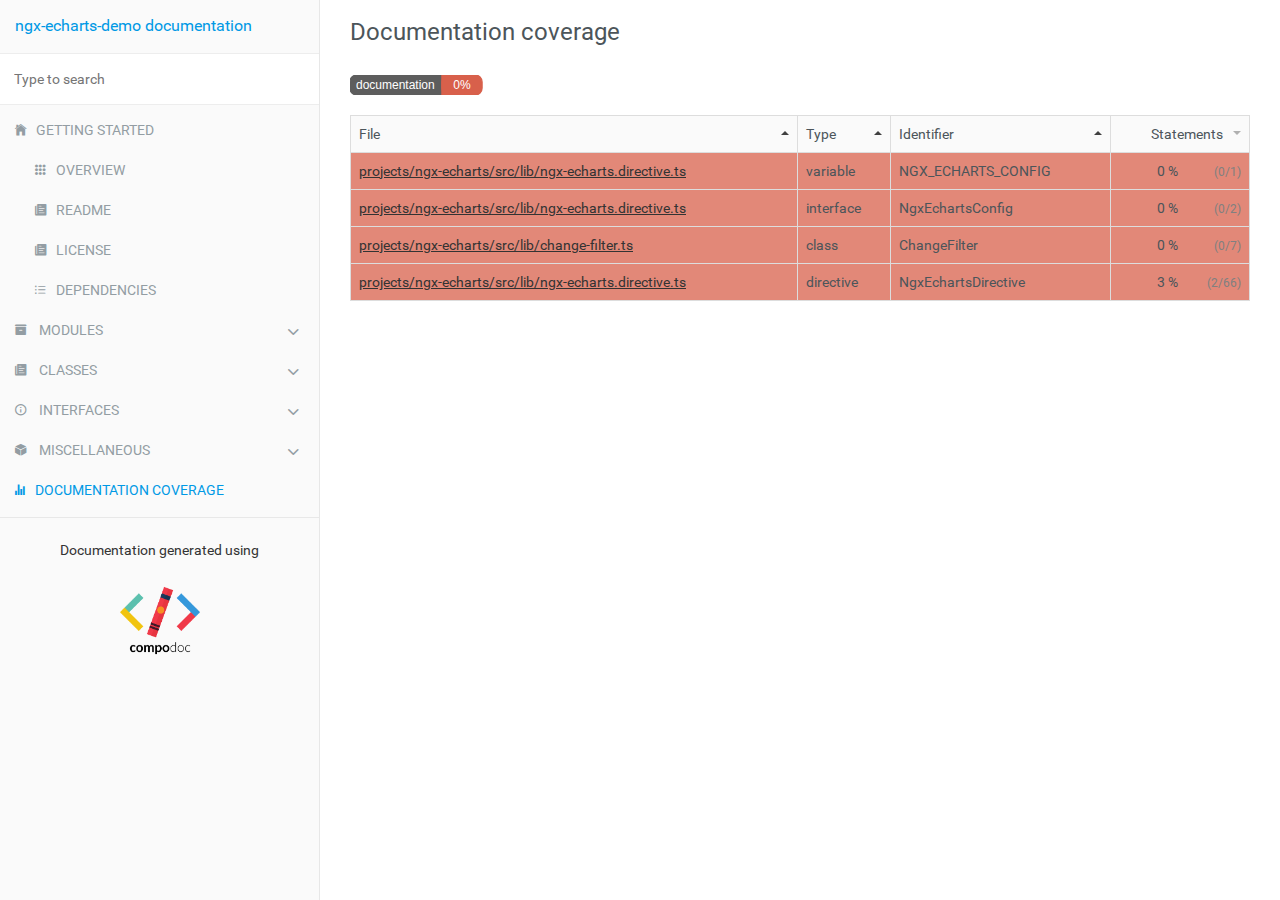
<file: api-doc/coverage.html>
<!doctype html>
<html class="no-js" lang="">
    <head>
        <meta charset="utf-8">
        <meta http-equiv="x-ua-compatible" content="ie=edge">
        <title>ngx-echarts-demo documentation</title>
        <meta name="description" content="">
        <meta name="viewport" content="width=device-width, initial-scale=1">

        <link rel="icon" type="image/x-icon" href="./images/favicon.ico">
	   <link rel="stylesheet" href="./styles/style.css">
        <link rel="stylesheet" href="./styles/dark.css" media="(prefers-color-scheme: dark)">
        <link rel="stylesheet" href="./styles/stripe.css">
    </head>
    <body>

        <div class="navbar navbar-default navbar-fixed-top visible-xs">
            <a href="./" class="navbar-brand">ngx-echarts-demo documentation</a>
            <button type="button" class="btn btn-default btn-menu ion-ios-menu" id="btn-menu"></button>
        </div>

        <div class="xs-menu menu" id="mobile-menu">
                <div id="book-search-input" role="search"><input type="text" placeholder="Type to search"></div>            <compodoc-menu></compodoc-menu>
        </div>

        <div class="container-fluid main">
           <div class="row main">
               <div class="hidden-xs menu">
                   <compodoc-menu mode="normal"></compodoc-menu>
               </div>
               <!-- START CONTENT -->
               <div class="content coverage">
                   <div class="content-data">

















<ol class="breadcrumb">
    <li>Documentation coverage</li>
</ol>

<div>
    <img src="./images/coverage-badge-documentation.svg">
</div>

<table class="table table-bordered coverage" id="coverage-table">
    <thead class="coverage-header">
        <tr>
            <th>File</th>
            <th>Type</th>
            <th>Identifier</th>
            <th style="text-align:right" class="statements" data-sort-default>Statements</th>
        </tr>
    </thead>
    <tbody>
        <tr class="low">
            <td>
                <!-- miscellaneous -->
                <a href="./classes/ChangeFilter.html">projects/ngx-echarts/src/lib/change-filter.ts</a>
            </td>
            <td>class</td>
            <td>ChangeFilter</td>
            <td align="right" data-sort="0">
                <span class="coverage-percent">0 %</span>
                <span class="coverage-count">(0/7)</span>
            </td>
        </tr>
        <tr class="low">
            <td>
                <!-- miscellaneous -->
                <a href="./directives/NgxEchartsDirective.html">projects/ngx-echarts/src/lib/ngx-echarts.directive.ts</a>
            </td>
            <td>directive</td>
            <td>NgxEchartsDirective</td>
            <td align="right" data-sort="3">
                <span class="coverage-percent">3 %</span>
                <span class="coverage-count">(2/66)</span>
            </td>
        </tr>
        <tr class="low">
            <td>
                <!-- miscellaneous -->
                <a href="./interfaces/NgxEchartsConfig.html">projects/ngx-echarts/src/lib/ngx-echarts.directive.ts</a>
            </td>
            <td>interface</td>
            <td>NgxEchartsConfig</td>
            <td align="right" data-sort="0">
                <span class="coverage-percent">0 %</span>
                <span class="coverage-count">(0/2)</span>
            </td>
        </tr>
        <tr class="low">
            <td>
                <!-- miscellaneous -->
                <a href="./miscellaneous/variables.html#NGX_ECHARTS_CONFIG">projects/ngx-echarts/src/lib/ngx-echarts.directive.ts</a>
            </td>
            <td>variable</td>
            <td>NGX_ECHARTS_CONFIG</td>
            <td align="right" data-sort="0">
                <span class="coverage-percent">0 %</span>
                <span class="coverage-count">(0/1)</span>
            </td>
        </tr>
    </tbody>
</table>

<script src="js/libs/tablesort.min.js"></script>
<script src="js/libs/tablesort.number.min.js"></script>
<script>
    new Tablesort(document.getElementById('coverage-table'));
</script>

                   </div><div class="search-results">
    <div class="has-results">
        <h1 class="search-results-title"><span class='search-results-count'></span> results matching "<span class='search-query'></span>"</h1>
        <ul class="search-results-list"></ul>
    </div>
    <div class="no-results">
        <h1 class="search-results-title">No results matching "<span class='search-query'></span>"</h1>
    </div>
</div>
</div>
               <!-- END CONTENT -->
           </div>
       </div>

       <script>
            var COMPODOC_CURRENT_PAGE_DEPTH = 0;
            var COMPODOC_CURRENT_PAGE_CONTEXT = 'coverage';
            var COMPODOC_CURRENT_PAGE_URL = 'coverage.html';
            var MAX_SEARCH_RESULTS = 15;
       </script>

       <script src="./js/libs/custom-elements.min.js"></script>
       <script src="./js/libs/lit-html.js"></script>

       <script src="./js/menu-wc.js" defer></script>
       <script nomodule src="./js/menu-wc_es5.js" defer></script>

       <script src="./js/libs/bootstrap-native.js"></script>

       <script src="./js/libs/es6-shim.min.js"></script>
       <script src="./js/libs/EventDispatcher.js"></script>
       <script src="./js/libs/promise.min.js"></script>
       <script src="./js/libs/zepto.min.js"></script>

       <script src="./js/compodoc.js"></script>

       <script src="./js/tabs.js"></script>
       <script src="./js/menu.js"></script>
       <script src="./js/libs/clipboard.min.js"></script>
       <script src="./js/libs/prism.js"></script>
       <script src="./js/sourceCode.js"></script>
          <script src="./js/search/search.js"></script>
          <script src="./js/search/lunr.min.js"></script>
          <script src="./js/search/search-lunr.js"></script>
          <script src="./js/search/search_index.js"></script>
       <script src="./js/lazy-load-graphs.js"></script>


    </body>
</html>
</file>
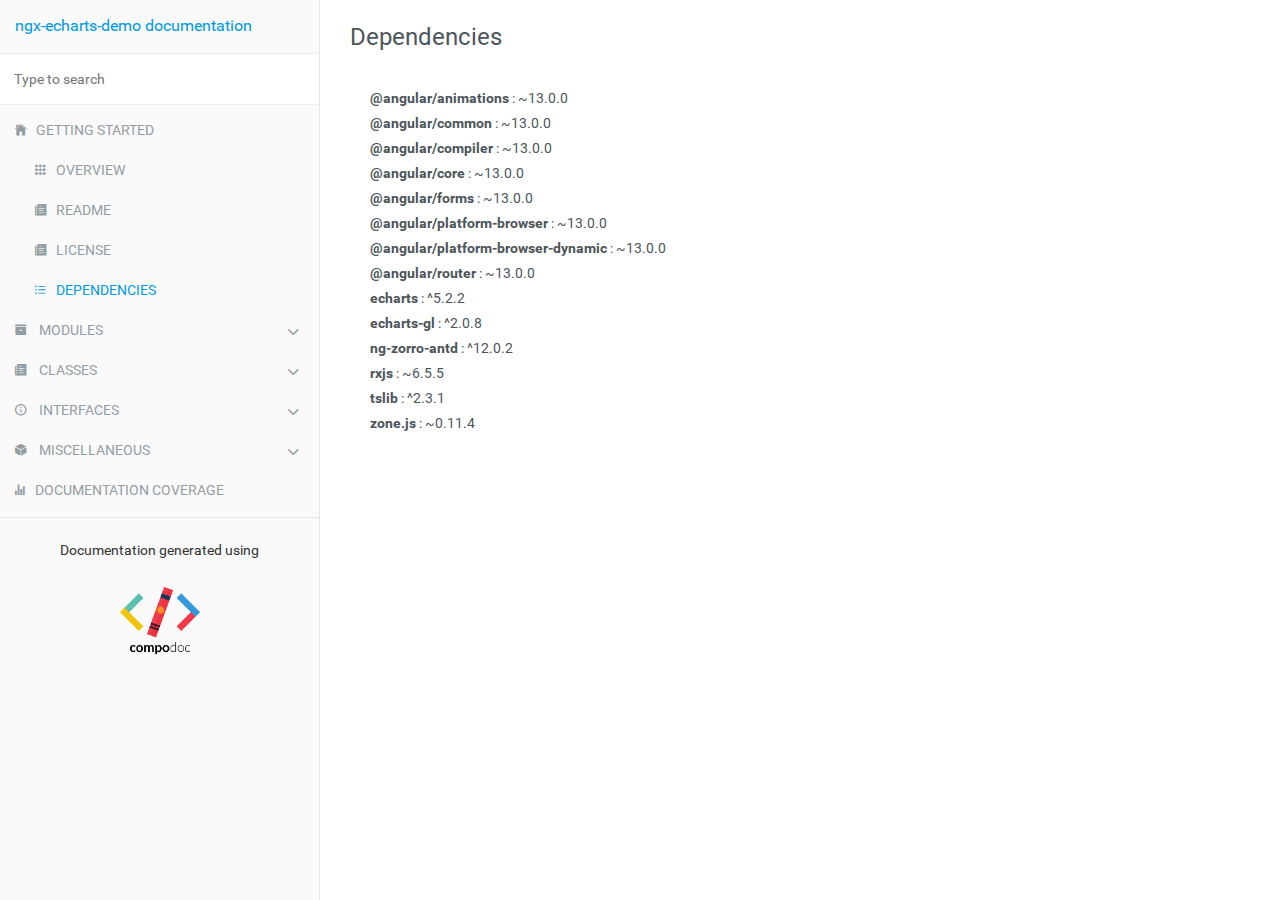
<file: api-doc/dependencies.html>
<!doctype html>
<html class="no-js" lang="">
    <head>
        <meta charset="utf-8">
        <meta http-equiv="x-ua-compatible" content="ie=edge">
        <title>ngx-echarts-demo documentation</title>
        <meta name="description" content="">
        <meta name="viewport" content="width=device-width, initial-scale=1">

        <link rel="icon" type="image/x-icon" href="./images/favicon.ico">
	   <link rel="stylesheet" href="./styles/style.css">
        <link rel="stylesheet" href="./styles/dark.css" media="(prefers-color-scheme: dark)">
        <link rel="stylesheet" href="./styles/stripe.css">
    </head>
    <body>

        <div class="navbar navbar-default navbar-fixed-top visible-xs">
            <a href="./" class="navbar-brand">ngx-echarts-demo documentation</a>
            <button type="button" class="btn btn-default btn-menu ion-ios-menu" id="btn-menu"></button>
        </div>

        <div class="xs-menu menu" id="mobile-menu">
                <div id="book-search-input" role="search"><input type="text" placeholder="Type to search"></div>            <compodoc-menu></compodoc-menu>
        </div>

        <div class="container-fluid main">
           <div class="row main">
               <div class="hidden-xs menu">
                   <compodoc-menu mode="normal"></compodoc-menu>
               </div>
               <!-- START CONTENT -->
               <div class="content package-dependencies">
                   <div class="content-data">














    <ol class="breadcrumb">
        <li>Dependencies</li>
    </ol>
    <ul class="dependencies-list">
        <li>
            <b>@angular/animations</b> : ~13.0.0</li>
        <li>
            <b>@angular/common</b> : ~13.0.0</li>
        <li>
            <b>@angular/compiler</b> : ~13.0.0</li>
        <li>
            <b>@angular/core</b> : ~13.0.0</li>
        <li>
            <b>@angular/forms</b> : ~13.0.0</li>
        <li>
            <b>@angular/platform-browser</b> : ~13.0.0</li>
        <li>
            <b>@angular/platform-browser-dynamic</b> : ~13.0.0</li>
        <li>
            <b>@angular/router</b> : ~13.0.0</li>
        <li>
            <b>echarts</b> : ^5.2.2</li>
        <li>
            <b>echarts-gl</b> : ^2.0.8</li>
        <li>
            <b>ng-zorro-antd</b> : ^12.0.2</li>
        <li>
            <b>rxjs</b> : ~6.5.5</li>
        <li>
            <b>tslib</b> : ^2.3.1</li>
        <li>
            <b>zone.js</b> : ~0.11.4</li>
    </ul>






                   </div><div class="search-results">
    <div class="has-results">
        <h1 class="search-results-title"><span class='search-results-count'></span> results matching "<span class='search-query'></span>"</h1>
        <ul class="search-results-list"></ul>
    </div>
    <div class="no-results">
        <h1 class="search-results-title">No results matching "<span class='search-query'></span>"</h1>
    </div>
</div>
</div>
               <!-- END CONTENT -->
           </div>
       </div>

       <script>
            var COMPODOC_CURRENT_PAGE_DEPTH = 0;
            var COMPODOC_CURRENT_PAGE_CONTEXT = 'package-dependencies';
            var COMPODOC_CURRENT_PAGE_URL = 'dependencies.html';
            var MAX_SEARCH_RESULTS = 15;
       </script>

       <script src="./js/libs/custom-elements.min.js"></script>
       <script src="./js/libs/lit-html.js"></script>

       <script src="./js/menu-wc.js" defer></script>
       <script nomodule src="./js/menu-wc_es5.js" defer></script>

       <script src="./js/libs/bootstrap-native.js"></script>

       <script src="./js/libs/es6-shim.min.js"></script>
       <script src="./js/libs/EventDispatcher.js"></script>
       <script src="./js/libs/promise.min.js"></script>
       <script src="./js/libs/zepto.min.js"></script>

       <script src="./js/compodoc.js"></script>

       <script src="./js/tabs.js"></script>
       <script src="./js/menu.js"></script>
       <script src="./js/libs/clipboard.min.js"></script>
       <script src="./js/libs/prism.js"></script>
       <script src="./js/sourceCode.js"></script>
          <script src="./js/search/search.js"></script>
          <script src="./js/search/lunr.min.js"></script>
          <script src="./js/search/search-lunr.js"></script>
          <script src="./js/search/search_index.js"></script>
       <script src="./js/lazy-load-graphs.js"></script>


    </body>
</html>
</file>
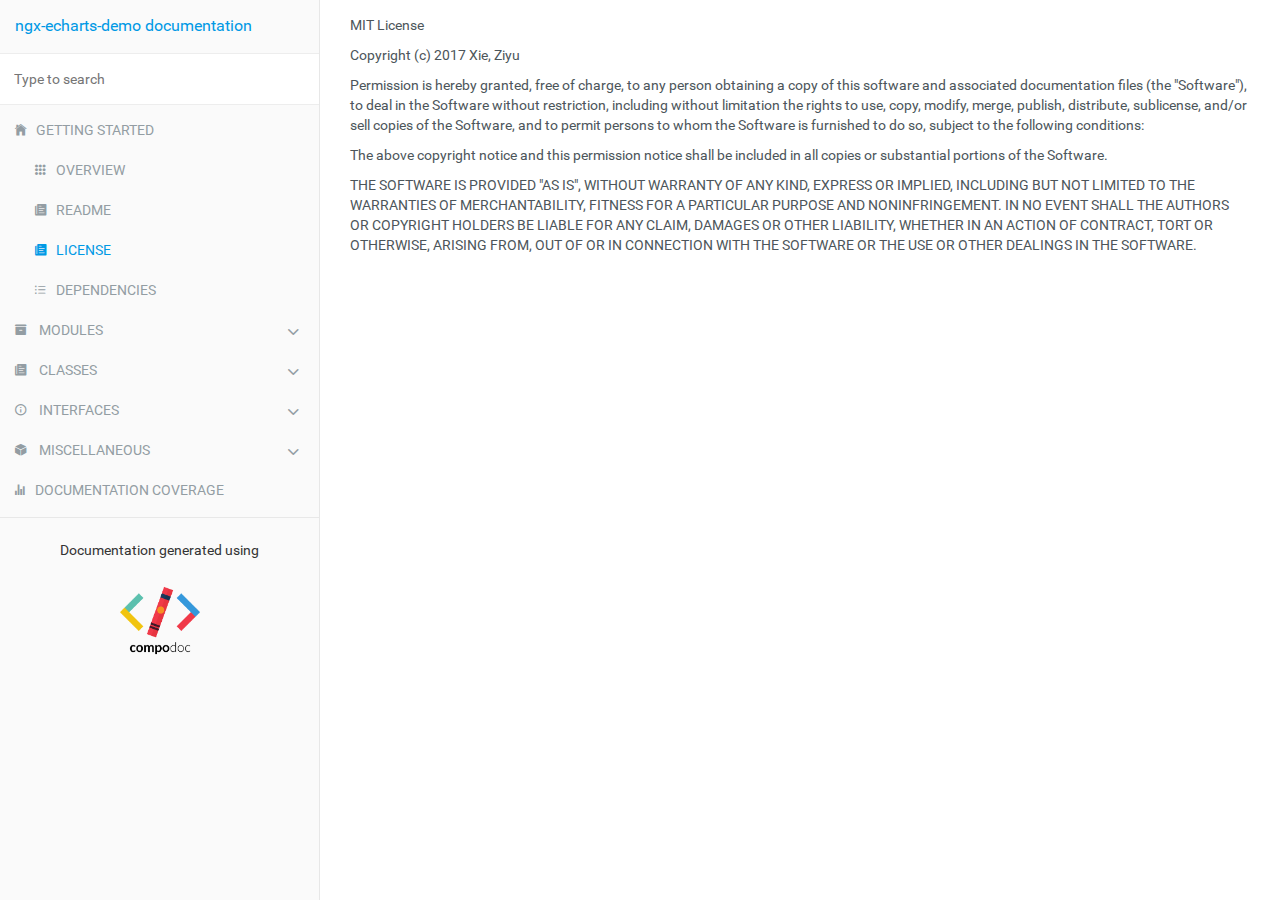
<file: api-doc/license.html>
<!doctype html>
<html class="no-js" lang="">
    <head>
        <meta charset="utf-8">
        <meta http-equiv="x-ua-compatible" content="ie=edge">
        <title>ngx-echarts-demo documentation</title>
        <meta name="description" content="">
        <meta name="viewport" content="width=device-width, initial-scale=1">

        <link rel="icon" type="image/x-icon" href="./images/favicon.ico">
	   <link rel="stylesheet" href="./styles/style.css">
        <link rel="stylesheet" href="./styles/dark.css" media="(prefers-color-scheme: dark)">
        <link rel="stylesheet" href="./styles/stripe.css">
    </head>
    <body>

        <div class="navbar navbar-default navbar-fixed-top visible-xs">
            <a href="./" class="navbar-brand">ngx-echarts-demo documentation</a>
            <button type="button" class="btn btn-default btn-menu ion-ios-menu" id="btn-menu"></button>
        </div>

        <div class="xs-menu menu" id="mobile-menu">
                <div id="book-search-input" role="search"><input type="text" placeholder="Type to search"></div>            <compodoc-menu></compodoc-menu>
        </div>

        <div class="container-fluid main">
           <div class="row main">
               <div class="hidden-xs menu">
                   <compodoc-menu mode="normal"></compodoc-menu>
               </div>
               <!-- START CONTENT -->
               <div class="content getting-started">
                   <div class="content-data">

<p>MIT License</p>
<p>Copyright (c) 2017 Xie, Ziyu</p>
<p>Permission is hereby granted, free of charge, to any person obtaining a copy
of this software and associated documentation files (the &quot;Software&quot;), to deal
in the Software without restriction, including without limitation the rights
to use, copy, modify, merge, publish, distribute, sublicense, and/or sell
copies of the Software, and to permit persons to whom the Software is
furnished to do so, subject to the following conditions:</p>
<p>The above copyright notice and this permission notice shall be included in all
copies or substantial portions of the Software.</p>
<p>THE SOFTWARE IS PROVIDED &quot;AS IS&quot;, WITHOUT WARRANTY OF ANY KIND, EXPRESS OR
IMPLIED, INCLUDING BUT NOT LIMITED TO THE WARRANTIES OF MERCHANTABILITY,
FITNESS FOR A PARTICULAR PURPOSE AND NONINFRINGEMENT. IN NO EVENT SHALL THE
AUTHORS OR COPYRIGHT HOLDERS BE LIABLE FOR ANY CLAIM, DAMAGES OR OTHER
LIABILITY, WHETHER IN AN ACTION OF CONTRACT, TORT OR OTHERWISE, ARISING FROM,
OUT OF OR IN CONNECTION WITH THE SOFTWARE OR THE USE OR OTHER DEALINGS IN THE
SOFTWARE.</p>



















                   </div><div class="search-results">
    <div class="has-results">
        <h1 class="search-results-title"><span class='search-results-count'></span> results matching "<span class='search-query'></span>"</h1>
        <ul class="search-results-list"></ul>
    </div>
    <div class="no-results">
        <h1 class="search-results-title">No results matching "<span class='search-query'></span>"</h1>
    </div>
</div>
</div>
               <!-- END CONTENT -->
           </div>
       </div>

       <script>
            var COMPODOC_CURRENT_PAGE_DEPTH = 0;
            var COMPODOC_CURRENT_PAGE_CONTEXT = 'getting-started';
            var COMPODOC_CURRENT_PAGE_URL = 'license.html';
            var MAX_SEARCH_RESULTS = 15;
       </script>

       <script src="./js/libs/custom-elements.min.js"></script>
       <script src="./js/libs/lit-html.js"></script>

       <script src="./js/menu-wc.js" defer></script>
       <script nomodule src="./js/menu-wc_es5.js" defer></script>

       <script src="./js/libs/bootstrap-native.js"></script>

       <script src="./js/libs/es6-shim.min.js"></script>
       <script src="./js/libs/EventDispatcher.js"></script>
       <script src="./js/libs/promise.min.js"></script>
       <script src="./js/libs/zepto.min.js"></script>

       <script src="./js/compodoc.js"></script>

       <script src="./js/tabs.js"></script>
       <script src="./js/menu.js"></script>
       <script src="./js/libs/clipboard.min.js"></script>
       <script src="./js/libs/prism.js"></script>
       <script src="./js/sourceCode.js"></script>
          <script src="./js/search/search.js"></script>
          <script src="./js/search/lunr.min.js"></script>
          <script src="./js/search/search-lunr.js"></script>
          <script src="./js/search/search_index.js"></script>
       <script src="./js/lazy-load-graphs.js"></script>


    </body>
</html>
</file>
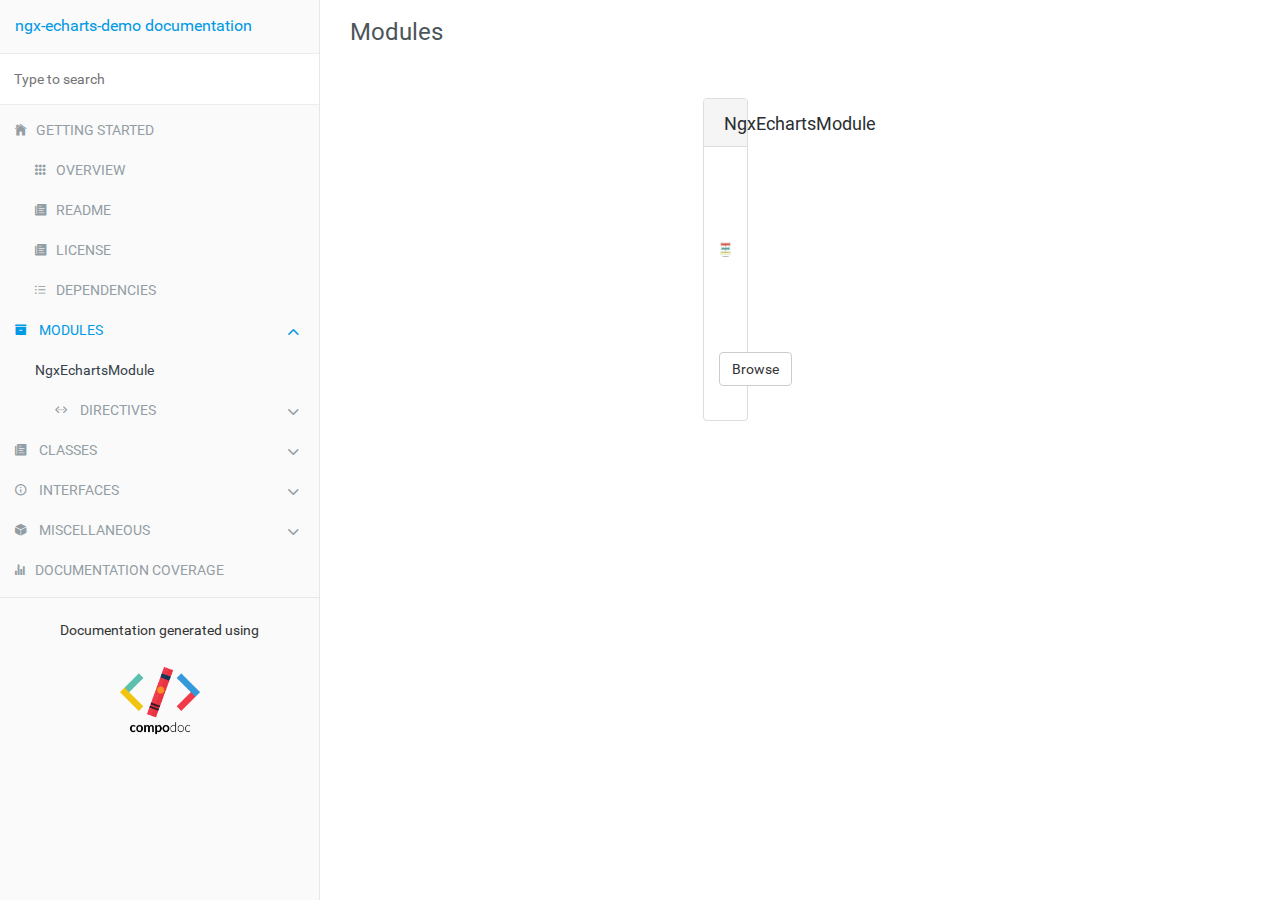
<file: api-doc/modules.html>
<!doctype html>
<html class="no-js" lang="">
    <head>
        <meta charset="utf-8">
        <meta http-equiv="x-ua-compatible" content="ie=edge">
        <title>ngx-echarts-demo documentation</title>
        <meta name="description" content="">
        <meta name="viewport" content="width=device-width, initial-scale=1">

        <link rel="icon" type="image/x-icon" href="./images/favicon.ico">
	   <link rel="stylesheet" href="./styles/style.css">
        <link rel="stylesheet" href="./styles/dark.css" media="(prefers-color-scheme: dark)">
        <link rel="stylesheet" href="./styles/stripe.css">
    </head>
    <body>

        <div class="navbar navbar-default navbar-fixed-top visible-xs">
            <a href="./" class="navbar-brand">ngx-echarts-demo documentation</a>
            <button type="button" class="btn btn-default btn-menu ion-ios-menu" id="btn-menu"></button>
        </div>

        <div class="xs-menu menu" id="mobile-menu">
                <div id="book-search-input" role="search"><input type="text" placeholder="Type to search"></div>            <compodoc-menu></compodoc-menu>
        </div>

        <div class="container-fluid main">
           <div class="row main">
               <div class="hidden-xs menu">
                   <compodoc-menu mode="normal"></compodoc-menu>
               </div>
               <!-- START CONTENT -->
               <div class="content modules">
                   <div class="content-data">



<ol class="breadcrumb">
    <li>Modules</li>
</ol>
<div class="container-fluid modules">
    <div class="row">
            <div class="col-sm-4">
                <div class="card card-module">
                    <div class="card-header">
                        <h4 class="card-title">NgxEchartsModule</h4>
                    </div>
                    <div class="card-block">
                                <p>
                                    <object id="demo-svg" type="image/svg+xml" lazy="./modules/NgxEchartsModule/dependencies.svg" style="width: 100%; height: 175px;">
                                        Your browser does not support SVG
                                    </object>
                                </p>
                        <footer class="text-center">
                            <a href="./modules/NgxEchartsModule.html" class="btn btn-default">Browse</a>
                        </footer>
                    </div>
                </div>
            </div>
    </div>
</div>
















                   </div><div class="search-results">
    <div class="has-results">
        <h1 class="search-results-title"><span class='search-results-count'></span> results matching "<span class='search-query'></span>"</h1>
        <ul class="search-results-list"></ul>
    </div>
    <div class="no-results">
        <h1 class="search-results-title">No results matching "<span class='search-query'></span>"</h1>
    </div>
</div>
</div>
               <!-- END CONTENT -->
           </div>
       </div>

       <script>
            var COMPODOC_CURRENT_PAGE_DEPTH = 0;
            var COMPODOC_CURRENT_PAGE_CONTEXT = 'modules';
            var COMPODOC_CURRENT_PAGE_URL = 'modules.html';
            var MAX_SEARCH_RESULTS = 15;
       </script>

       <script src="./js/libs/custom-elements.min.js"></script>
       <script src="./js/libs/lit-html.js"></script>

       <script src="./js/menu-wc.js" defer></script>
       <script nomodule src="./js/menu-wc_es5.js" defer></script>

       <script src="./js/libs/bootstrap-native.js"></script>

       <script src="./js/libs/es6-shim.min.js"></script>
       <script src="./js/libs/EventDispatcher.js"></script>
       <script src="./js/libs/promise.min.js"></script>
       <script src="./js/libs/zepto.min.js"></script>

       <script src="./js/compodoc.js"></script>

       <script src="./js/tabs.js"></script>
       <script src="./js/menu.js"></script>
       <script src="./js/libs/clipboard.min.js"></script>
       <script src="./js/libs/prism.js"></script>
       <script src="./js/sourceCode.js"></script>
          <script src="./js/search/search.js"></script>
          <script src="./js/search/lunr.min.js"></script>
          <script src="./js/search/search-lunr.js"></script>
          <script src="./js/search/search_index.js"></script>
       <script src="./js/lazy-load-graphs.js"></script>


    </body>
</html>
</file>
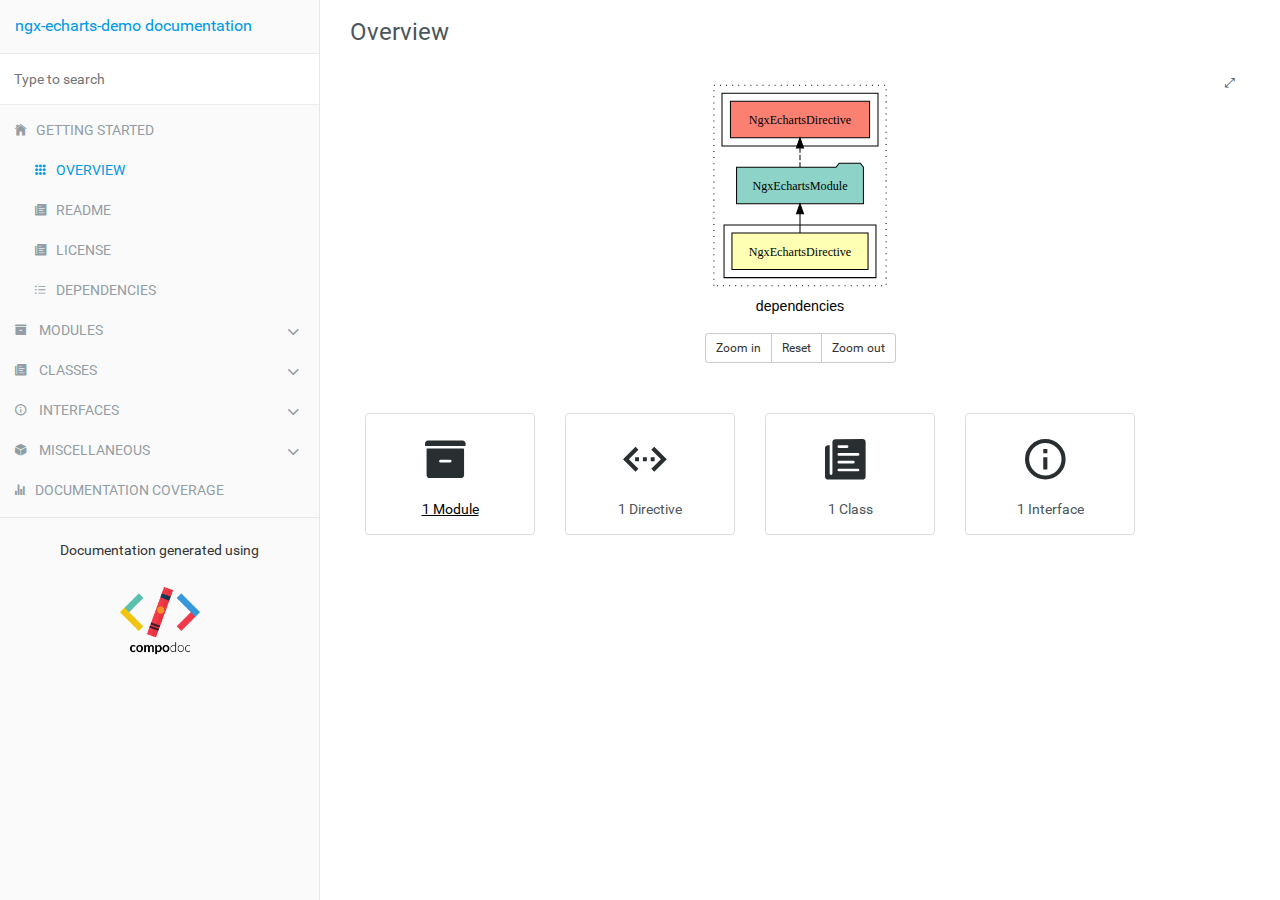
<file: api-doc/overview.html>
<!doctype html>
<html class="no-js" lang="">
    <head>
        <meta charset="utf-8">
        <meta http-equiv="x-ua-compatible" content="ie=edge">
        <title>ngx-echarts-demo documentation</title>
        <meta name="description" content="">
        <meta name="viewport" content="width=device-width, initial-scale=1">

        <link rel="icon" type="image/x-icon" href="./images/favicon.ico">
	   <link rel="stylesheet" href="./styles/style.css">
        <link rel="stylesheet" href="./styles/dark.css" media="(prefers-color-scheme: dark)">
        <link rel="stylesheet" href="./styles/stripe.css">
    </head>
    <body>

        <div class="navbar navbar-default navbar-fixed-top visible-xs">
            <a href="./" class="navbar-brand">ngx-echarts-demo documentation</a>
            <button type="button" class="btn btn-default btn-menu ion-ios-menu" id="btn-menu"></button>
        </div>

        <div class="xs-menu menu" id="mobile-menu">
                <div id="book-search-input" role="search"><input type="text" placeholder="Type to search"></div>            <compodoc-menu></compodoc-menu>
        </div>

        <div class="container-fluid main">
           <div class="row main">
               <div class="hidden-xs menu">
                   <compodoc-menu mode="normal"></compodoc-menu>
               </div>
               <!-- START CONTENT -->
               <div class="content overview">
                   <div class="content-data">


<ol class="breadcrumb">
    <li>Overview</li>
</ol>
  
<div class="text-center module-graph-container">
    <div id="module-graph-svg">
        <?xml version="1.0" encoding="UTF-8" standalone="no"?>
<!DOCTYPE svg PUBLIC "-//W3C//DTD SVG 1.1//EN"
 "http://www.w3.org/Graphics/SVG/1.1/DTD/svg11.dtd">
<!-- Generated by graphviz version 2.47.3 (20210619.1520)
 -->
<!-- Title: dependencies Pages: 1 -->
<svg width="194pt" height="247pt"
 viewBox="0.00 0.00 194.00 246.80" xmlns="http://www.w3.org/2000/svg" xmlns:xlink="http://www.w3.org/1999/xlink">
<g id="graph0" class="graph" transform="scale(1 1) rotate(0) translate(4 242.8)">
<title>dependencies</title>
<polygon fill="white" stroke="transparent" points="-4,4 -4,-242.8 190,-242.8 190,4 -4,4"/>
<text text-anchor="middle" x="93" y="-8.2" font-family="sans-serif" font-size="14.00">dependencies</text>
<g id="clust1" class="cluster">
<title>cluster_NgxEchartsModule</title>
<polygon fill="none" stroke="black" stroke-dasharray="1,5" points="8,-32.8 8,-230.8 178,-230.8 178,-32.8 8,-32.8"/>
</g>
<g id="clust2" class="cluster">
<title>cluster_NgxEchartsModule_declarations</title>
<polygon fill="none" stroke="black" points="18,-40.8 18,-92.8 168,-92.8 168,-40.8 18,-40.8"/>
</g>
<g id="clust5" class="cluster">
<title>cluster_NgxEchartsModule_exports</title>
<polygon fill="none" stroke="black" points="16,-170.8 16,-222.8 170,-222.8 170,-170.8 16,-170.8"/>
</g>
<!-- NgxEchartsDirective -->
<g id="node1" class="node">
<title>NgxEchartsDirective</title>
<polygon fill="#ffffb3" stroke="black" points="160.17,-84.8 25.83,-84.8 25.83,-48.8 160.17,-48.8 160.17,-84.8"/>
<text text-anchor="middle" x="93" y="-62.6" font-family="Times,serif" font-size="14.00">NgxEchartsDirective</text>
</g>
<!-- NgxEchartsModule -->
<g id="node2" class="node">
<title>NgxEchartsModule</title>
<polygon fill="#8dd3c7" stroke="black" points="155.63,-149.8 152.63,-153.8 131.63,-153.8 128.63,-149.8 30.37,-149.8 30.37,-113.8 155.63,-113.8 155.63,-149.8"/>
<text text-anchor="middle" x="93" y="-127.6" font-family="Times,serif" font-size="14.00">NgxEchartsModule</text>
</g>
<!-- NgxEchartsDirective&#45;&gt;NgxEchartsModule -->
<g id="edge1" class="edge">
<title>NgxEchartsDirective&#45;&gt;NgxEchartsModule</title>
<path fill="none" stroke="black" d="M93,-84.91C93,-84.91 93,-103.79 93,-103.79"/>
<polygon fill="black" stroke="black" points="89.5,-103.79 93,-113.79 96.5,-103.79 89.5,-103.79"/>
</g>
<!-- NgxEchartsDirective  -->
<g id="node3" class="node">
<title>NgxEchartsDirective </title>
<polygon fill="#fb8072" stroke="black" points="161.67,-214.8 24.33,-214.8 24.33,-178.8 161.67,-178.8 161.67,-214.8"/>
<text text-anchor="middle" x="93" y="-192.6" font-family="Times,serif" font-size="14.00">NgxEchartsDirective </text>
</g>
<!-- NgxEchartsModule&#45;&gt;NgxEchartsDirective  -->
<g id="edge2" class="edge">
<title>NgxEchartsModule&#45;&gt;NgxEchartsDirective </title>
<path fill="none" stroke="black" stroke-dasharray="5,2" d="M93,-149.91C93,-149.91 93,-168.79 93,-168.79"/>
<polygon fill="black" stroke="black" points="89.5,-168.79 93,-178.79 96.5,-168.79 89.5,-168.79"/>
</g>
</g>
</svg>

    </div>
    <i id="fullscreen" class="icon ion-ios-resize module-graph-fullscreen-btn" aria-hidden="true"></i>
    <div class="btn-group size-buttons">
        <button id="zoom-in" class="btn btn-default btn-sm">Zoom in</button>
        <button id="reset" class="btn btn-default btn-sm">Reset</button>
        <button id="zoom-out" class="btn btn-default btn-sm">Zoom out</button>
    </div>
</div>
  
<div class="tab-content overview">
    <div class="row">
        <div class="col-sm-3">
            <div class="card text-center">
                <div class="card-block">
                    <h4 class="card-title"><span class="icon ion-ios-archive"></span></h4>
                    <p class="card-text">
                        <a href="./modules.html">1 Module</a>
                    </p>
                </div>
            </div>
        </div>
        <div class="col-sm-3">
            <div class="card text-center">
                <div class="card-block">
                    <h4 class="card-title"><span class="icon ion-md-code-working"></span></h4>
                    <p class="card-text">1 Directive</p>
                </div>
            </div>
        </div>
        <div class="col-sm-3">
            <div class="card text-center">
                <div class="card-block">
                    <h4 class="card-title"><span class="icon ion-ios-paper"></span></h4>
                    <p class="card-text">1 Class</p>
                </div>
            </div>
        </div>
        <div class="col-sm-3">
            <div class="card text-center">
                <div class="card-block">
                    <h4 class="card-title"><span class="icon ion-md-information-circle-outline"></span></h4>
                    <p class="card-text">1 Interface</p>
                </div>
            </div>
        </div>
    </div>
</div>
<script src="js/libs/svg-pan-zoom.min.js"></script>
<script src="js/svg-pan-zoom.controls.js"></script> 
















                   </div><div class="search-results">
    <div class="has-results">
        <h1 class="search-results-title"><span class='search-results-count'></span> results matching "<span class='search-query'></span>"</h1>
        <ul class="search-results-list"></ul>
    </div>
    <div class="no-results">
        <h1 class="search-results-title">No results matching "<span class='search-query'></span>"</h1>
    </div>
</div>
</div>
               <!-- END CONTENT -->
           </div>
       </div>

       <script>
            var COMPODOC_CURRENT_PAGE_DEPTH = 0;
            var COMPODOC_CURRENT_PAGE_CONTEXT = 'overview';
            var COMPODOC_CURRENT_PAGE_URL = 'overview.html';
            var MAX_SEARCH_RESULTS = 15;
       </script>

       <script src="./js/libs/custom-elements.min.js"></script>
       <script src="./js/libs/lit-html.js"></script>

       <script src="./js/menu-wc.js" defer></script>
       <script nomodule src="./js/menu-wc_es5.js" defer></script>

       <script src="./js/libs/bootstrap-native.js"></script>

       <script src="./js/libs/es6-shim.min.js"></script>
       <script src="./js/libs/EventDispatcher.js"></script>
       <script src="./js/libs/promise.min.js"></script>
       <script src="./js/libs/zepto.min.js"></script>

       <script src="./js/compodoc.js"></script>

       <script src="./js/tabs.js"></script>
       <script src="./js/menu.js"></script>
       <script src="./js/libs/clipboard.min.js"></script>
       <script src="./js/libs/prism.js"></script>
       <script src="./js/sourceCode.js"></script>
          <script src="./js/search/search.js"></script>
          <script src="./js/search/lunr.min.js"></script>
          <script src="./js/search/search-lunr.js"></script>
          <script src="./js/search/search_index.js"></script>
       <script src="./js/lazy-load-graphs.js"></script>


    </body>
</html>
</file>
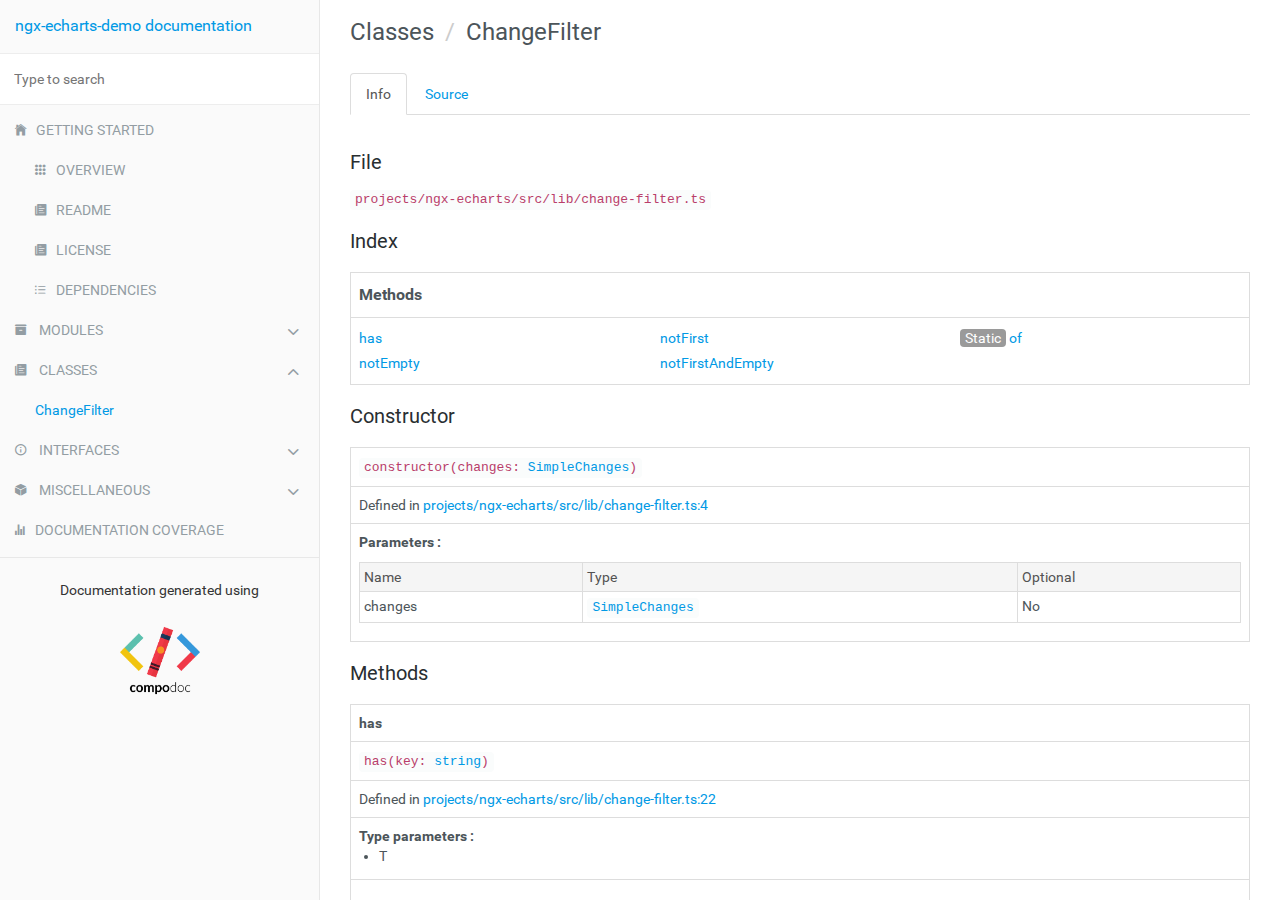
<file: api-doc/classes/ChangeFilter.html>
<!doctype html>
<html class="no-js" lang="">
    <head>
        <meta charset="utf-8">
        <meta http-equiv="x-ua-compatible" content="ie=edge">
        <title>ngx-echarts-demo documentation</title>
        <meta name="description" content="">
        <meta name="viewport" content="width=device-width, initial-scale=1">

        <link rel="icon" type="image/x-icon" href="../images/favicon.ico">
	   <link rel="stylesheet" href="../styles/style.css">
        <link rel="stylesheet" href="../styles/dark.css" media="(prefers-color-scheme: dark)">
        <link rel="stylesheet" href="../styles/stripe.css">
    </head>
    <body>

        <div class="navbar navbar-default navbar-fixed-top visible-xs">
            <a href="../" class="navbar-brand">ngx-echarts-demo documentation</a>
            <button type="button" class="btn btn-default btn-menu ion-ios-menu" id="btn-menu"></button>
        </div>

        <div class="xs-menu menu" id="mobile-menu">
                <div id="book-search-input" role="search"><input type="text" placeholder="Type to search"></div>            <compodoc-menu></compodoc-menu>
        </div>

        <div class="container-fluid main">
           <div class="row main">
               <div class="hidden-xs menu">
                   <compodoc-menu mode="normal"></compodoc-menu>
               </div>
               <!-- START CONTENT -->
               <div class="content class">
                   <div class="content-data">











<ol class="breadcrumb">
  <li>Classes</li>
  <li >ChangeFilter</li>
</ol>

<ul class="nav nav-tabs" role="tablist">
        <li class="active">
            <a href="#info" role="tab" id="info-tab" data-toggle="tab" data-link="info">Info</a>
        </li>
        <li >
            <a href="#source" role="tab" id="source-tab" data-toggle="tab" data-link="source">Source</a>
        </li>
</ul>

<div class="tab-content">
    <div class="tab-pane fade active in" id="c-info">
        <p class="comment">
            <h3>File</h3>
        </p>
        <p class="comment">
            <code>projects/ngx-echarts/src/lib/change-filter.ts</code>
        </p>






            <section>
    <h3 id="index">Index</h3>
    <table class="table table-sm table-bordered index-table">
        <tbody>

                <tr>
                    <td class="col-md-4">
                        <h6><b>Methods</b></h6>
                    </td>
                </tr>
                <tr>
                    <td class="col-md-4">
                        <ul class="index-list">
                            <li>
                                <a href="#has" >has</a>
                            </li>
                            <li>
                                <a href="#notEmpty" >notEmpty</a>
                            </li>
                            <li>
                                <a href="#notFirst" >notFirst</a>
                            </li>
                            <li>
                                <a href="#notFirstAndEmpty" >notFirstAndEmpty</a>
                            </li>
                            <li>
                                    <span class="modifier">Static</span>
                                <a href="#of" >of</a>
                            </li>
                        </ul>
                    </td>
                </tr>





        </tbody>
    </table>
</section>

            <section>
    <h3 id="constructor">Constructor</h3>
        <table class="table table-sm table-bordered">
            <tbody>
                <tr>
                    <td class="col-md-4">
<code>constructor(changes: <a href="https://angular.io/api/core/SimpleChanges" target="_blank">SimpleChanges</a>)</code>
                    </td>
                </tr>
                        <tr>
                            <td class="col-md-4">
                                <div class="io-line">Defined in <a href="" data-line="4" class="link-to-prism">projects/ngx-echarts/src/lib/change-filter.ts:4</a></div>
                            </td>
                        </tr>

                <tr>
                    <td class="col-md-4">
                            <div>
                                    <b>Parameters :</b>
                                    <table class="params">
                                        <thead>
                                            <tr>
                                                <td>Name</td>
                                                    <td>Type</td>
                                                <td>Optional</td>
                                            </tr>
                                        </thead>
                                        <tbody>
                                                <tr>
                                                        <td>changes</td>
                                                  
                                                        <td>
                                                                        <code><a href="https://angular.io/api/core/SimpleChanges" target="_blank" >SimpleChanges</a></code>
                                                        </td>
                                                  
                                                    <td>
                                                            No
                                                    </td>
                                                    
                                                </tr>
                                        </tbody>
                                    </table>
                            </div>
                    </td>
                </tr>
            </tbody>
        </table>
</section>


            <section>
    
    <h3 id="methods">
        Methods
    </h3>
    <table class="table table-sm table-bordered">
        <tbody>
            <tr>
                <td class="col-md-4">
                    <a name="has"></a>
                    <span class="name">
                        <span ><b>has</b></span>
                        <a href="#has"><span class="icon ion-ios-link"></span></a>
                    </span>
                </td>
            </tr>
            <tr>
                <td class="col-md-4">
<code>has(key: <a href="https://developer.mozilla.org/en-US/docs/Web/JavaScript/Reference/Global_Objects/string" target="_blank">string</a>)</code>
                </td>
            </tr>


            <tr>
                <td class="col-md-4">
                    <div class="io-line">Defined in <a href="" data-line="22"
                            class="link-to-prism">projects/ngx-echarts/src/lib/change-filter.ts:22</a></div>
                </td>
            </tr>

            <tr>
                <td class="col-md-4">
                    <b>Type parameters :</b>
                    <ul class="type-parameters">
                        <li>T</li>
                    </ul>
                </td>
            </tr>

            <tr>
                <td class="col-md-4">

                    <div class="io-description">
                        <b>Parameters :</b>
                        
                        <table class="params">
                            <thead>
                                <tr>
                                    <td>Name</td>
                                    <td>Type</td>
                                    <td>Optional</td>
                                </tr>
                            </thead>
                            <tbody>
                                <tr>
                                    <td>key</td>
                                    <td>
                                                <code><a href="https://developer.mozilla.org/en-US/docs/Web/JavaScript/Reference/Global_Objects/string" target="_blank" >string</a></code>
                                    </td>

                                    <td>
                                        No
                                    </td>


                                </tr>
                            </tbody>
                        </table>
                    </div>
                    <div>
                    </div>
                    <div class="io-description">
                        <b>Returns : </b>    <code>Observable&lt;T&gt;</code>

                    </div>
                    <div class="io-description">
                        
                    </div>
                </td>
            </tr>
        </tbody>
    </table>
    <table class="table table-sm table-bordered">
        <tbody>
            <tr>
                <td class="col-md-4">
                    <a name="notEmpty"></a>
                    <span class="name">
                        <span ><b>notEmpty</b></span>
                        <a href="#notEmpty"><span class="icon ion-ios-link"></span></a>
                    </span>
                </td>
            </tr>
            <tr>
                <td class="col-md-4">
<code>notEmpty(key: <a href="https://developer.mozilla.org/en-US/docs/Web/JavaScript/Reference/Global_Objects/string" target="_blank">string</a>)</code>
                </td>
            </tr>


            <tr>
                <td class="col-md-4">
                    <div class="io-line">Defined in <a href="" data-line="11"
                            class="link-to-prism">projects/ngx-echarts/src/lib/change-filter.ts:11</a></div>
                </td>
            </tr>

            <tr>
                <td class="col-md-4">
                    <b>Type parameters :</b>
                    <ul class="type-parameters">
                        <li>T</li>
                    </ul>
                </td>
            </tr>

            <tr>
                <td class="col-md-4">

                    <div class="io-description">
                        <b>Parameters :</b>
                        
                        <table class="params">
                            <thead>
                                <tr>
                                    <td>Name</td>
                                    <td>Type</td>
                                    <td>Optional</td>
                                </tr>
                            </thead>
                            <tbody>
                                <tr>
                                    <td>key</td>
                                    <td>
                                                <code><a href="https://developer.mozilla.org/en-US/docs/Web/JavaScript/Reference/Global_Objects/string" target="_blank" >string</a></code>
                                    </td>

                                    <td>
                                        No
                                    </td>


                                </tr>
                            </tbody>
                        </table>
                    </div>
                    <div>
                    </div>
                    <div class="io-description">
                        <b>Returns : </b>    <code>Observable&lt;T&gt;</code>

                    </div>
                    <div class="io-description">
                        
                    </div>
                </td>
            </tr>
        </tbody>
    </table>
    <table class="table table-sm table-bordered">
        <tbody>
            <tr>
                <td class="col-md-4">
                    <a name="notFirst"></a>
                    <span class="name">
                        <span ><b>notFirst</b></span>
                        <a href="#notFirst"><span class="icon ion-ios-link"></span></a>
                    </span>
                </td>
            </tr>
            <tr>
                <td class="col-md-4">
<code>notFirst(key: <a href="https://developer.mozilla.org/en-US/docs/Web/JavaScript/Reference/Global_Objects/string" target="_blank">string</a>)</code>
                </td>
            </tr>


            <tr>
                <td class="col-md-4">
                    <div class="io-line">Defined in <a href="" data-line="30"
                            class="link-to-prism">projects/ngx-echarts/src/lib/change-filter.ts:30</a></div>
                </td>
            </tr>

            <tr>
                <td class="col-md-4">
                    <b>Type parameters :</b>
                    <ul class="type-parameters">
                        <li>T</li>
                    </ul>
                </td>
            </tr>

            <tr>
                <td class="col-md-4">

                    <div class="io-description">
                        <b>Parameters :</b>
                        
                        <table class="params">
                            <thead>
                                <tr>
                                    <td>Name</td>
                                    <td>Type</td>
                                    <td>Optional</td>
                                </tr>
                            </thead>
                            <tbody>
                                <tr>
                                    <td>key</td>
                                    <td>
                                                <code><a href="https://developer.mozilla.org/en-US/docs/Web/JavaScript/Reference/Global_Objects/string" target="_blank" >string</a></code>
                                    </td>

                                    <td>
                                        No
                                    </td>


                                </tr>
                            </tbody>
                        </table>
                    </div>
                    <div>
                    </div>
                    <div class="io-description">
                        <b>Returns : </b>    <code>Observable&lt;T&gt;</code>

                    </div>
                    <div class="io-description">
                        
                    </div>
                </td>
            </tr>
        </tbody>
    </table>
    <table class="table table-sm table-bordered">
        <tbody>
            <tr>
                <td class="col-md-4">
                    <a name="notFirstAndEmpty"></a>
                    <span class="name">
                        <span ><b>notFirstAndEmpty</b></span>
                        <a href="#notFirstAndEmpty"><span class="icon ion-ios-link"></span></a>
                    </span>
                </td>
            </tr>
            <tr>
                <td class="col-md-4">
<code>notFirstAndEmpty(key: <a href="https://developer.mozilla.org/en-US/docs/Web/JavaScript/Reference/Global_Objects/string" target="_blank">string</a>)</code>
                </td>
            </tr>


            <tr>
                <td class="col-md-4">
                    <div class="io-line">Defined in <a href="" data-line="38"
                            class="link-to-prism">projects/ngx-echarts/src/lib/change-filter.ts:38</a></div>
                </td>
            </tr>

            <tr>
                <td class="col-md-4">
                    <b>Type parameters :</b>
                    <ul class="type-parameters">
                        <li>T</li>
                    </ul>
                </td>
            </tr>

            <tr>
                <td class="col-md-4">

                    <div class="io-description">
                        <b>Parameters :</b>
                        
                        <table class="params">
                            <thead>
                                <tr>
                                    <td>Name</td>
                                    <td>Type</td>
                                    <td>Optional</td>
                                </tr>
                            </thead>
                            <tbody>
                                <tr>
                                    <td>key</td>
                                    <td>
                                                <code><a href="https://developer.mozilla.org/en-US/docs/Web/JavaScript/Reference/Global_Objects/string" target="_blank" >string</a></code>
                                    </td>

                                    <td>
                                        No
                                    </td>


                                </tr>
                            </tbody>
                        </table>
                    </div>
                    <div>
                    </div>
                    <div class="io-description">
                        <b>Returns : </b>    <code>Observable&lt;T&gt;</code>

                    </div>
                    <div class="io-description">
                        
                    </div>
                </td>
            </tr>
        </tbody>
    </table>
    <table class="table table-sm table-bordered">
        <tbody>
            <tr>
                <td class="col-md-4">
                    <a name="of"></a>
                    <span class="name">
                        <span class="modifier">Static</span>
                        <span ><b>of</b></span>
                        <a href="#of"><span class="icon ion-ios-link"></span></a>
                    </span>
                </td>
            </tr>
            <tr>
                <td class="col-md-4">
                    <span class="modifier-icon icon ion-ios-reset"></span>
                    <code>of(changes: <a href="https://angular.io/api/core/SimpleChanges" target="_blank">SimpleChanges</a>)</code>
                </td>
            </tr>


            <tr>
                <td class="col-md-4">
                    <div class="io-line">Defined in <a href="" data-line="7"
                            class="link-to-prism">projects/ngx-echarts/src/lib/change-filter.ts:7</a></div>
                </td>
            </tr>


            <tr>
                <td class="col-md-4">

                    <div class="io-description">
                        <b>Parameters :</b>
                        
                        <table class="params">
                            <thead>
                                <tr>
                                    <td>Name</td>
                                    <td>Type</td>
                                    <td>Optional</td>
                                </tr>
                            </thead>
                            <tbody>
                                <tr>
                                    <td>changes</td>
                                    <td>
                                                <code><a href="https://angular.io/api/core/SimpleChanges" target="_blank" >SimpleChanges</a></code>
                                    </td>

                                    <td>
                                        No
                                    </td>


                                </tr>
                            </tbody>
                        </table>
                    </div>
                    <div>
                    </div>
                    <div class="io-description">
                        <b>Returns : </b>        <code><a href="../classes/ChangeFilter.html" target="_self" >ChangeFilter</a></code>

                    </div>
                    <div class="io-description">
                        
                    </div>
                </td>
            </tr>
        </tbody>
    </table>
</section>





    </div>


    <div class="tab-pane fade  tab-source-code" id="c-source">
        <pre class="line-numbers compodoc-sourcecode"><code class="language-typescript">import { SimpleChanges } from &#x27;@angular/core&#x27;;
import { Observable, of, EMPTY } from &#x27;rxjs&#x27;;

export class ChangeFilter {
  constructor(private changes: SimpleChanges) { }

  static of(changes: SimpleChanges) {
    return new ChangeFilter(changes);
  }

  notEmpty&lt;T&gt;(key: string): Observable&lt;T&gt; {
    if (this.changes[key]) {
      const value: T &#x3D; this.changes[key].currentValue;

      if (value !&#x3D;&#x3D; undefined &amp;&amp; value !&#x3D;&#x3D; null) {
        return of(value);
      }
    }
    return EMPTY;
  }

  has&lt;T&gt;(key: string): Observable&lt;T&gt; {
    if (this.changes[key]) {
      const value: T &#x3D; this.changes[key].currentValue;
      return of(value);
    }
    return EMPTY;
  }

  notFirst&lt;T&gt;(key: string): Observable&lt;T&gt; {
    if (this.changes[key] &amp;&amp; !this.changes[key].isFirstChange()) {
      const value: T &#x3D; this.changes[key].currentValue;
      return of(value);
    }
    return EMPTY;
  }

  notFirstAndEmpty&lt;T&gt;(key: string): Observable&lt;T&gt; {
    if (this.changes[key] &amp;&amp; !this.changes[key].isFirstChange()) {
      const value: T &#x3D; this.changes[key].currentValue;

      if (value !&#x3D;&#x3D; undefined &amp;&amp; value !&#x3D;&#x3D; null) {
        return of(value);
      }
    }
    return EMPTY;
  }
}
</code></pre>
    </div>
</div>








                   </div><div class="search-results">
    <div class="has-results">
        <h1 class="search-results-title"><span class='search-results-count'></span> results matching "<span class='search-query'></span>"</h1>
        <ul class="search-results-list"></ul>
    </div>
    <div class="no-results">
        <h1 class="search-results-title">No results matching "<span class='search-query'></span>"</h1>
    </div>
</div>
</div>
               <!-- END CONTENT -->
           </div>
       </div>

       <script>
            var COMPODOC_CURRENT_PAGE_DEPTH = 1;
            var COMPODOC_CURRENT_PAGE_CONTEXT = 'class';
            var COMPODOC_CURRENT_PAGE_URL = 'ChangeFilter.html';
            var MAX_SEARCH_RESULTS = 15;
       </script>

       <script src="../js/libs/custom-elements.min.js"></script>
       <script src="../js/libs/lit-html.js"></script>

       <script src="../js/menu-wc.js" defer></script>
       <script nomodule src="../js/menu-wc_es5.js" defer></script>

       <script src="../js/libs/bootstrap-native.js"></script>

       <script src="../js/libs/es6-shim.min.js"></script>
       <script src="../js/libs/EventDispatcher.js"></script>
       <script src="../js/libs/promise.min.js"></script>
       <script src="../js/libs/zepto.min.js"></script>

       <script src="../js/compodoc.js"></script>

       <script src="../js/tabs.js"></script>
       <script src="../js/menu.js"></script>
       <script src="../js/libs/clipboard.min.js"></script>
       <script src="../js/libs/prism.js"></script>
       <script src="../js/sourceCode.js"></script>
          <script src="../js/search/search.js"></script>
          <script src="../js/search/lunr.min.js"></script>
          <script src="../js/search/search-lunr.js"></script>
          <script src="../js/search/search_index.js"></script>
       <script src="../js/lazy-load-graphs.js"></script>


    </body>
</html>
</file>
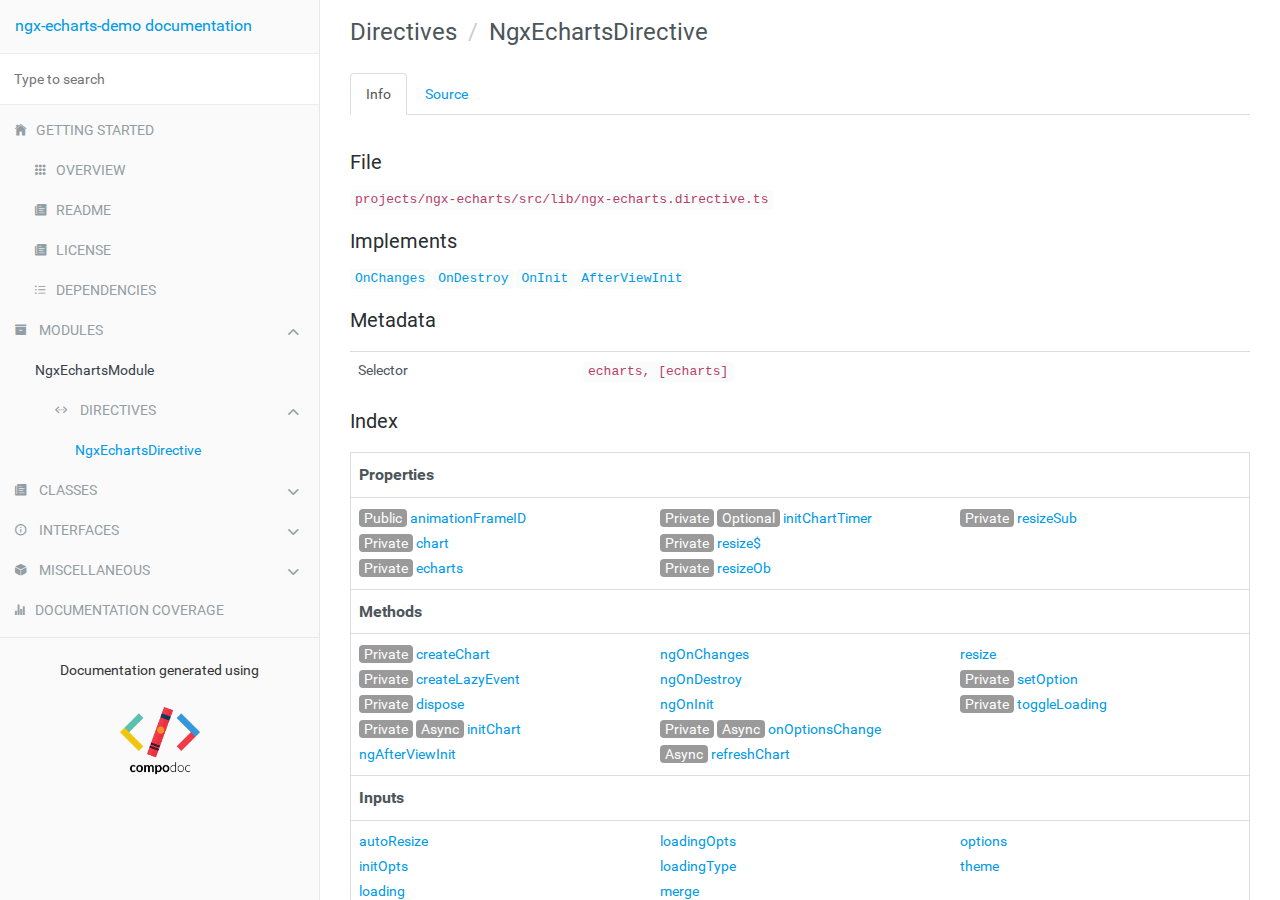
<file: api-doc/directives/NgxEchartsDirective.html>
<!doctype html>
<html class="no-js" lang="">
    <head>
        <meta charset="utf-8">
        <meta http-equiv="x-ua-compatible" content="ie=edge">
        <title>ngx-echarts-demo documentation</title>
        <meta name="description" content="">
        <meta name="viewport" content="width=device-width, initial-scale=1">

        <link rel="icon" type="image/x-icon" href="../images/favicon.ico">
	   <link rel="stylesheet" href="../styles/style.css">
        <link rel="stylesheet" href="../styles/dark.css" media="(prefers-color-scheme: dark)">
        <link rel="stylesheet" href="../styles/stripe.css">
    </head>
    <body>

        <div class="navbar navbar-default navbar-fixed-top visible-xs">
            <a href="../" class="navbar-brand">ngx-echarts-demo documentation</a>
            <button type="button" class="btn btn-default btn-menu ion-ios-menu" id="btn-menu"></button>
        </div>

        <div class="xs-menu menu" id="mobile-menu">
                <div id="book-search-input" role="search"><input type="text" placeholder="Type to search"></div>            <compodoc-menu></compodoc-menu>
        </div>

        <div class="container-fluid main">
           <div class="row main">
               <div class="hidden-xs menu">
                   <compodoc-menu mode="normal"></compodoc-menu>
               </div>
               <!-- START CONTENT -->
               <div class="content directive">
                   <div class="content-data">






<ol class="breadcrumb">
  <li>Directives</li>
  <li >NgxEchartsDirective</li>
</ol>

<ul class="nav nav-tabs" role="tablist">
        <li class="active">
            <a href="#info" role="tab" id="info-tab" data-toggle="tab" data-link="info">Info</a>
        </li>
        <li >
            <a href="#source" role="tab" id="source-tab" data-toggle="tab" data-link="source">Source</a>
        </li>
</ul>

<div class="tab-content">
    <div class="tab-pane fade active in" id="c-info">
        <p class="comment">
            <h3>File</h3>
        </p>
        <p class="comment">
            <code>projects/ngx-echarts/src/lib/ngx-echarts.directive.ts</code>
        </p>



            <p class="comment">
                <h3>Implements</h3>
            </p>
            <p class="comment">
                            <code><a href="https://angular.io/api/core/OnChanges" target="_blank" >OnChanges</a></code>
                            <code><a href="https://angular.io/api/core/OnDestroy" target="_blank" >OnDestroy</a></code>
                            <code><a href="https://angular.io/api/core/OnInit" target="_blank" >OnInit</a></code>
                            <code><a href="https://angular.io/api/core/AfterViewInit" target="_blank" >AfterViewInit</a></code>
            </p>


        <section>
            <h3>Metadata</h3>
            <table class="table table-sm table-hover">
                <tbody>

                    <tr>
                        <td class="col-md-3">Selector</td>
                        <td class="col-md-9"><code>echarts, [echarts]</code></td>
                    </tr>

                </tbody>
            </table>
        </section>

            <section>
    <h3 id="index">Index</h3>
    <table class="table table-sm table-bordered index-table">
        <tbody>
                <tr>
                    <td class="col-md-4">
                        <h6><b>Properties</b></h6>
                    </td>
                </tr>
                <tr>
                    <td class="col-md-4">
                        <ul class="index-list">
                            <li>
                                    <span class="modifier">Public</span>
                                <a href="#animationFrameID" >animationFrameID</a>
                            </li>
                            <li>
                                    <span class="modifier">Private</span>
                                <a href="#chart" >chart</a>
                            </li>
                            <li>
                                    <span class="modifier">Private</span>
                                <a href="#echarts" >echarts</a>
                            </li>
                            <li>
                                    <span class="modifier">Private</span>
                                    <span class="modifier">Optional</span>
                                <a href="#initChartTimer" >initChartTimer</a>
                            </li>
                            <li>
                                    <span class="modifier">Private</span>
                                <a href="#resize$" >resize$</a>
                            </li>
                            <li>
                                    <span class="modifier">Private</span>
                                <a href="#resizeOb" >resizeOb</a>
                            </li>
                            <li>
                                    <span class="modifier">Private</span>
                                <a href="#resizeSub" >resizeSub</a>
                            </li>
                        </ul>
                    </td>
                </tr>

                <tr>
                    <td class="col-md-4">
                        <h6><b>Methods</b></h6>
                    </td>
                </tr>
                <tr>
                    <td class="col-md-4">
                        <ul class="index-list">
                            <li>
                                    <span class="modifier">Private</span>
                                <a href="#createChart" >createChart</a>
                            </li>
                            <li>
                                    <span class="modifier">Private</span>
                                <a href="#createLazyEvent" >createLazyEvent</a>
                            </li>
                            <li>
                                    <span class="modifier">Private</span>
                                <a href="#dispose" >dispose</a>
                            </li>
                            <li>
                                    <span class="modifier">Private</span>
                                    <span class="modifier">Async</span>
                                <a href="#initChart" >initChart</a>
                            </li>
                            <li>
                                <a href="#ngAfterViewInit" >ngAfterViewInit</a>
                            </li>
                            <li>
                                <a href="#ngOnChanges" >ngOnChanges</a>
                            </li>
                            <li>
                                <a href="#ngOnDestroy" >ngOnDestroy</a>
                            </li>
                            <li>
                                <a href="#ngOnInit" >ngOnInit</a>
                            </li>
                            <li>
                                    <span class="modifier">Private</span>
                                    <span class="modifier">Async</span>
                                <a href="#onOptionsChange" >onOptionsChange</a>
                            </li>
                            <li>
                                    <span class="modifier">Async</span>
                                <a href="#refreshChart" >refreshChart</a>
                            </li>
                            <li>
                                <a href="#resize" >resize</a>
                            </li>
                            <li>
                                    <span class="modifier">Private</span>
                                <a href="#setOption" >setOption</a>
                            </li>
                            <li>
                                    <span class="modifier">Private</span>
                                <a href="#toggleLoading" >toggleLoading</a>
                            </li>
                        </ul>
                    </td>
                </tr>

                <tr>
                    <td class="col-md-4">
                        <h6><b>Inputs</b></h6>
                    </td>
                </tr>
                <tr>
                    <td class="col-md-4">
                        <ul class="index-list">
                            <li>
                                <a href="#autoResize" >autoResize</a>
                            </li>
                            <li>
                                <a href="#initOpts" >initOpts</a>
                            </li>
                            <li>
                                <a href="#loading" >loading</a>
                            </li>
                            <li>
                                <a href="#loadingOpts" >loadingOpts</a>
                            </li>
                            <li>
                                <a href="#loadingType" >loadingType</a>
                            </li>
                            <li>
                                <a href="#merge" >merge</a>
                            </li>
                            <li>
                                <a href="#options" >options</a>
                            </li>
                            <li>
                                <a href="#theme" >theme</a>
                            </li>
                        </ul>
                    </td>
                </tr>

                <tr>
                    <td class="col-md-4">
                        <h6><b>Outputs</b></h6>
                    </td>
                </tr>
                <tr>
                    <td class="col-md-4">
                        <ul class="index-list">
                            <li>
                                <a href="#chartAxisAreaSelected" >chartAxisAreaSelected</a>
                            </li>
                            <li>
                                <a href="#chartBrush" >chartBrush</a>
                            </li>
                            <li>
                                <a href="#chartBrushEnd" >chartBrushEnd</a>
                            </li>
                            <li>
                                <a href="#chartBrushSelected" >chartBrushSelected</a>
                            </li>
                            <li>
                                <a href="#chartClick" >chartClick</a>
                            </li>
                            <li>
                                <a href="#chartContextMenu" >chartContextMenu</a>
                            </li>
                            <li>
                                <a href="#chartDataRangeSelected" >chartDataRangeSelected</a>
                            </li>
                            <li>
                                <a href="#chartDataViewChanged" >chartDataViewChanged</a>
                            </li>
                            <li>
                                <a href="#chartDataZoom" >chartDataZoom</a>
                            </li>
                            <li>
                                <a href="#chartDblClick" >chartDblClick</a>
                            </li>
                            <li>
                                <a href="#chartFinished" >chartFinished</a>
                            </li>
                            <li>
                                <a href="#chartFocusNodeAdjacency" >chartFocusNodeAdjacency</a>
                            </li>
                            <li>
                                <a href="#chartGlobalOut" >chartGlobalOut</a>
                            </li>
                            <li>
                                <a href="#chartInit" >chartInit</a>
                            </li>
                            <li>
                                <a href="#chartLegendScroll" >chartLegendScroll</a>
                            </li>
                            <li>
                                <a href="#chartLegendSelectChanged" >chartLegendSelectChanged</a>
                            </li>
                            <li>
                                <a href="#chartLegendSelected" >chartLegendSelected</a>
                            </li>
                            <li>
                                <a href="#chartLegendUnselected" >chartLegendUnselected</a>
                            </li>
                            <li>
                                <a href="#chartMagicTypeChanged" >chartMagicTypeChanged</a>
                            </li>
                            <li>
                                <a href="#chartMapSelectChanged" >chartMapSelectChanged</a>
                            </li>
                            <li>
                                <a href="#chartMapSelected" >chartMapSelected</a>
                            </li>
                            <li>
                                <a href="#chartMapUnselected" >chartMapUnselected</a>
                            </li>
                            <li>
                                <a href="#chartMouseDown" >chartMouseDown</a>
                            </li>
                            <li>
                                <a href="#chartMouseMove" >chartMouseMove</a>
                            </li>
                            <li>
                                <a href="#chartMouseOut" >chartMouseOut</a>
                            </li>
                            <li>
                                <a href="#chartMouseOver" >chartMouseOver</a>
                            </li>
                            <li>
                                <a href="#chartMouseUp" >chartMouseUp</a>
                            </li>
                            <li>
                                <a href="#chartPieSelectChanged" >chartPieSelectChanged</a>
                            </li>
                            <li>
                                <a href="#chartPieSelected" >chartPieSelected</a>
                            </li>
                            <li>
                                <a href="#chartPieUnselected" >chartPieUnselected</a>
                            </li>
                            <li>
                                <a href="#chartRendered" >chartRendered</a>
                            </li>
                            <li>
                                <a href="#chartRestore" >chartRestore</a>
                            </li>
                            <li>
                                <a href="#chartTimelineChanged" >chartTimelineChanged</a>
                            </li>
                            <li>
                                <a href="#chartTimelinePlayChanged" >chartTimelinePlayChanged</a>
                            </li>
                            <li>
                                <a href="#chartUnfocusNodeAdjacency" >chartUnfocusNodeAdjacency</a>
                            </li>
                            <li>
                                <a href="#optionsError" >optionsError</a>
                            </li>
                        </ul>
                    </td>
                </tr>



        </tbody>
    </table>
</section>

            <section>
    <h3 id="constructor">Constructor</h3>
        <table class="table table-sm table-bordered">
            <tbody>
                <tr>
                    <td class="col-md-4">
<code>constructor(config: <a href="../interfaces/NgxEchartsConfig.html" target="_self">NgxEchartsConfig</a>, el: <a href="https://angular.io/api/core/ElementRef" target="_blank">ElementRef</a>, ngZone: <a href="https://angular.io/api/core/NgZone" target="_blank">NgZone</a>)</code>
                    </td>
                </tr>
                        <tr>
                            <td class="col-md-4">
                                <div class="io-line">Defined in <a href="" data-line="97" class="link-to-prism">projects/ngx-echarts/src/lib/ngx-echarts.directive.ts:97</a></div>
                            </td>
                        </tr>

                <tr>
                    <td class="col-md-4">
                            <div>
                                    <b>Parameters :</b>
                                    <table class="params">
                                        <thead>
                                            <tr>
                                                <td>Name</td>
                                                    <td>Type</td>
                                                <td>Optional</td>
                                            </tr>
                                        </thead>
                                        <tbody>
                                                <tr>
                                                        <td>config</td>
                                                  
                                                        <td>
                                                                        <code><a href="../interfaces/NgxEchartsConfig.html" target="_self" >NgxEchartsConfig</a></code>
                                                        </td>
                                                  
                                                    <td>
                                                            No
                                                    </td>
                                                    
                                                </tr>
                                                <tr>
                                                        <td>el</td>
                                                  
                                                        <td>
                                                                        <code><a href="https://angular.io/api/core/ElementRef" target="_blank" >ElementRef</a></code>
                                                        </td>
                                                  
                                                    <td>
                                                            No
                                                    </td>
                                                    
                                                </tr>
                                                <tr>
                                                        <td>ngZone</td>
                                                  
                                                        <td>
                                                                        <code><a href="https://angular.io/api/core/NgZone" target="_blank" >NgZone</a></code>
                                                        </td>
                                                  
                                                    <td>
                                                            No
                                                    </td>
                                                    
                                                </tr>
                                        </tbody>
                                    </table>
                            </div>
                    </td>
                </tr>
            </tbody>
        </table>
</section>

            <section>
    <h3 id="inputs">Inputs</h3>
        <table class="table table-sm table-bordered">
            <tbody>
                <tr>
                    <td class="col-md-4">
                        <a name="autoResize"></a>
                        <b>autoResize</b>
                    </td>
                </tr>
                <tr>
                    <td class="col-md-4">
                        <i>Type : </i>        <code><a href="https://developer.mozilla.org/en-US/docs/Web/JavaScript/Reference/Global_Objects/boolean" target="_blank" >boolean</a></code>

                    </td>
                </tr>
                <tr>
                    <td class="col-md-4">
                        <i>Default value : </i><code>true</code>
                    </td>
                </tr>
                        <tr>
                            <td class="col-md-2" colspan="2">
                                    <div class="io-line">Defined in <a href="" data-line="45" class="link-to-prism">projects/ngx-echarts/src/lib/ngx-echarts.directive.ts:45</a></div>
                            </td>
                        </tr>
            </tbody>
        </table>
        <table class="table table-sm table-bordered">
            <tbody>
                <tr>
                    <td class="col-md-4">
                        <a name="initOpts"></a>
                        <b>initOpts</b>
                    </td>
                </tr>
                <tr>
                    <td class="col-md-4">
                        <i>Type : </i>    <code>literal type</code>

                    </td>
                </tr>
                        <tr>
                            <td class="col-md-2" colspan="2">
                                    <div class="io-line">Defined in <a href="" data-line="37" class="link-to-prism">projects/ngx-echarts/src/lib/ngx-echarts.directive.ts:37</a></div>
                            </td>
                        </tr>
            </tbody>
        </table>
        <table class="table table-sm table-bordered">
            <tbody>
                <tr>
                    <td class="col-md-4">
                        <a name="loading"></a>
                        <b>loading</b>
                    </td>
                </tr>
                <tr>
                    <td class="col-md-4">
                        <i>Type : </i>        <code><a href="https://developer.mozilla.org/en-US/docs/Web/JavaScript/Reference/Global_Objects/boolean" target="_blank" >boolean</a></code>

                    </td>
                </tr>
                        <tr>
                            <td class="col-md-2" colspan="2">
                                    <div class="io-line">Defined in <a href="" data-line="36" class="link-to-prism">projects/ngx-echarts/src/lib/ngx-echarts.directive.ts:36</a></div>
                            </td>
                        </tr>
            </tbody>
        </table>
        <table class="table table-sm table-bordered">
            <tbody>
                <tr>
                    <td class="col-md-4">
                        <a name="loadingOpts"></a>
                        <b>loadingOpts</b>
                    </td>
                </tr>
                <tr>
                    <td class="col-md-4">
                        <i>Type : </i>        <code><a href="https://developer.mozilla.org/en-US/docs/Web/JavaScript/Reference/Global_Objects/object" target="_blank" >object</a></code>

                    </td>
                </tr>
                        <tr>
                            <td class="col-md-2" colspan="2">
                                    <div class="io-line">Defined in <a href="" data-line="47" class="link-to-prism">projects/ngx-echarts/src/lib/ngx-echarts.directive.ts:47</a></div>
                            </td>
                        </tr>
            </tbody>
        </table>
        <table class="table table-sm table-bordered">
            <tbody>
                <tr>
                    <td class="col-md-4">
                        <a name="loadingType"></a>
                        <b>loadingType</b>
                    </td>
                </tr>
                <tr>
                    <td class="col-md-4">
                        <i>Type : </i>        <code><a href="https://developer.mozilla.org/en-US/docs/Web/JavaScript/Reference/Global_Objects/string" target="_blank" >string</a></code>

                    </td>
                </tr>
                <tr>
                    <td class="col-md-4">
                        <i>Default value : </i><code>&#x27;default&#x27;</code>
                    </td>
                </tr>
                        <tr>
                            <td class="col-md-2" colspan="2">
                                    <div class="io-line">Defined in <a href="" data-line="46" class="link-to-prism">projects/ngx-echarts/src/lib/ngx-echarts.directive.ts:46</a></div>
                            </td>
                        </tr>
            </tbody>
        </table>
        <table class="table table-sm table-bordered">
            <tbody>
                <tr>
                    <td class="col-md-4">
                        <a name="merge"></a>
                        <b>merge</b>
                    </td>
                </tr>
                <tr>
                    <td class="col-md-4">
                        <i>Type : </i>    <code>EChartsOption</code>

                    </td>
                </tr>
                        <tr>
                            <td class="col-md-2" colspan="2">
                                    <div class="io-line">Defined in <a href="" data-line="44" class="link-to-prism">projects/ngx-echarts/src/lib/ngx-echarts.directive.ts:44</a></div>
                            </td>
                        </tr>
            </tbody>
        </table>
        <table class="table table-sm table-bordered">
            <tbody>
                <tr>
                    <td class="col-md-4">
                        <a name="options"></a>
                        <b>options</b>
                    </td>
                </tr>
                <tr>
                    <td class="col-md-4">
                        <i>Type : </i>    <code>EChartsOption</code>

                    </td>
                </tr>
                        <tr>
                            <td class="col-md-2" colspan="2">
                                    <div class="io-line">Defined in <a href="" data-line="34" class="link-to-prism">projects/ngx-echarts/src/lib/ngx-echarts.directive.ts:34</a></div>
                            </td>
                        </tr>
            </tbody>
        </table>
        <table class="table table-sm table-bordered">
            <tbody>
                <tr>
                    <td class="col-md-4">
                        <a name="theme"></a>
                        <b>theme</b>
                    </td>
                </tr>
                <tr>
                    <td class="col-md-4">
                        <i>Type : </i>        <code><a href="../miscellaneous/typealiases.html#ThemeOption" target="_self" >string | ThemeOption</a></code>

                    </td>
                </tr>
                        <tr>
                            <td class="col-md-2" colspan="2">
                                    <div class="io-line">Defined in <a href="" data-line="35" class="link-to-prism">projects/ngx-echarts/src/lib/ngx-echarts.directive.ts:35</a></div>
                            </td>
                        </tr>
            </tbody>
        </table>
</section>
            <section>
    <h3 id="outputs">Outputs</h3>
        <table class="table table-sm table-bordered">
            <tbody>
                <tr>
                    <td class="col-md-4">
                        <a name="chartAxisAreaSelected"></a>
                        <b>chartAxisAreaSelected</b>
                    </td>
                </tr>
                        <tr>
                            <td class="col-md-2" colspan="2">
                                    <div class="io-line">Defined in <a href="" data-line="82" class="link-to-prism">projects/ngx-echarts/src/lib/ngx-echarts.directive.ts:82</a></div>
                            </td>
                        </tr>
            </tbody>
        </table>
        <table class="table table-sm table-bordered">
            <tbody>
                <tr>
                    <td class="col-md-4">
                        <a name="chartBrush"></a>
                        <b>chartBrush</b>
                    </td>
                </tr>
                        <tr>
                            <td class="col-md-2" colspan="2">
                                    <div class="io-line">Defined in <a href="" data-line="85" class="link-to-prism">projects/ngx-echarts/src/lib/ngx-echarts.directive.ts:85</a></div>
                            </td>
                        </tr>
            </tbody>
        </table>
        <table class="table table-sm table-bordered">
            <tbody>
                <tr>
                    <td class="col-md-4">
                        <a name="chartBrushEnd"></a>
                        <b>chartBrushEnd</b>
                    </td>
                </tr>
                        <tr>
                            <td class="col-md-2" colspan="2">
                                    <div class="io-line">Defined in <a href="" data-line="86" class="link-to-prism">projects/ngx-echarts/src/lib/ngx-echarts.directive.ts:86</a></div>
                            </td>
                        </tr>
            </tbody>
        </table>
        <table class="table table-sm table-bordered">
            <tbody>
                <tr>
                    <td class="col-md-4">
                        <a name="chartBrushSelected"></a>
                        <b>chartBrushSelected</b>
                    </td>
                </tr>
                        <tr>
                            <td class="col-md-2" colspan="2">
                                    <div class="io-line">Defined in <a href="" data-line="87" class="link-to-prism">projects/ngx-echarts/src/lib/ngx-echarts.directive.ts:87</a></div>
                            </td>
                        </tr>
            </tbody>
        </table>
        <table class="table table-sm table-bordered">
            <tbody>
                <tr>
                    <td class="col-md-4">
                        <a name="chartClick"></a>
                        <b>chartClick</b>
                    </td>
                </tr>
                        <tr>
                            <td class="col-md-2" colspan="2">
                                    <div class="io-line">Defined in <a href="" data-line="54" class="link-to-prism">projects/ngx-echarts/src/lib/ngx-echarts.directive.ts:54</a></div>
                            </td>
                        </tr>
            </tbody>
        </table>
        <table class="table table-sm table-bordered">
            <tbody>
                <tr>
                    <td class="col-md-4">
                        <a name="chartContextMenu"></a>
                        <b>chartContextMenu</b>
                    </td>
                </tr>
                        <tr>
                            <td class="col-md-2" colspan="2">
                                    <div class="io-line">Defined in <a href="" data-line="62" class="link-to-prism">projects/ngx-echarts/src/lib/ngx-echarts.directive.ts:62</a></div>
                            </td>
                        </tr>
            </tbody>
        </table>
        <table class="table table-sm table-bordered">
            <tbody>
                <tr>
                    <td class="col-md-4">
                        <a name="chartDataRangeSelected"></a>
                        <b>chartDataRangeSelected</b>
                    </td>
                </tr>
                        <tr>
                            <td class="col-md-2" colspan="2">
                                    <div class="io-line">Defined in <a href="" data-line="70" class="link-to-prism">projects/ngx-echarts/src/lib/ngx-echarts.directive.ts:70</a></div>
                            </td>
                        </tr>
            </tbody>
        </table>
        <table class="table table-sm table-bordered">
            <tbody>
                <tr>
                    <td class="col-md-4">
                        <a name="chartDataViewChanged"></a>
                        <b>chartDataViewChanged</b>
                    </td>
                </tr>
                        <tr>
                            <td class="col-md-2" colspan="2">
                                    <div class="io-line">Defined in <a href="" data-line="74" class="link-to-prism">projects/ngx-echarts/src/lib/ngx-echarts.directive.ts:74</a></div>
                            </td>
                        </tr>
            </tbody>
        </table>
        <table class="table table-sm table-bordered">
            <tbody>
                <tr>
                    <td class="col-md-4">
                        <a name="chartDataZoom"></a>
                        <b>chartDataZoom</b>
                    </td>
                </tr>
                        <tr>
                            <td class="col-md-2" colspan="2">
                                    <div class="io-line">Defined in <a href="" data-line="69" class="link-to-prism">projects/ngx-echarts/src/lib/ngx-echarts.directive.ts:69</a></div>
                            </td>
                        </tr>
            </tbody>
        </table>
        <table class="table table-sm table-bordered">
            <tbody>
                <tr>
                    <td class="col-md-4">
                        <a name="chartDblClick"></a>
                        <b>chartDblClick</b>
                    </td>
                </tr>
                        <tr>
                            <td class="col-md-2" colspan="2">
                                    <div class="io-line">Defined in <a href="" data-line="55" class="link-to-prism">projects/ngx-echarts/src/lib/ngx-echarts.directive.ts:55</a></div>
                            </td>
                        </tr>
            </tbody>
        </table>
        <table class="table table-sm table-bordered">
            <tbody>
                <tr>
                    <td class="col-md-4">
                        <a name="chartFinished"></a>
                        <b>chartFinished</b>
                    </td>
                </tr>
                        <tr>
                            <td class="col-md-2" colspan="2">
                                    <div class="io-line">Defined in <a href="" data-line="89" class="link-to-prism">projects/ngx-echarts/src/lib/ngx-echarts.directive.ts:89</a></div>
                            </td>
                        </tr>
            </tbody>
        </table>
        <table class="table table-sm table-bordered">
            <tbody>
                <tr>
                    <td class="col-md-4">
                        <a name="chartFocusNodeAdjacency"></a>
                        <b>chartFocusNodeAdjacency</b>
                    </td>
                </tr>
                        <tr>
                            <td class="col-md-2" colspan="2">
                                    <div class="io-line">Defined in <a href="" data-line="83" class="link-to-prism">projects/ngx-echarts/src/lib/ngx-echarts.directive.ts:83</a></div>
                            </td>
                        </tr>
            </tbody>
        </table>
        <table class="table table-sm table-bordered">
            <tbody>
                <tr>
                    <td class="col-md-4">
                        <a name="chartGlobalOut"></a>
                        <b>chartGlobalOut</b>
                    </td>
                </tr>
                        <tr>
                            <td class="col-md-2" colspan="2">
                                    <div class="io-line">Defined in <a href="" data-line="61" class="link-to-prism">projects/ngx-echarts/src/lib/ngx-echarts.directive.ts:61</a></div>
                            </td>
                        </tr>
            </tbody>
        </table>
        <table class="table table-sm table-bordered">
            <tbody>
                <tr>
                    <td class="col-md-4">
                        <a name="chartInit"></a>
                        <b>chartInit</b>
                    </td>
                </tr>
                <tr>
                    <td class="col-md-4">
                        <i>Type : </i>        <code><a href="https://angular.io/api/core/EventEmitter" target="_blank" >EventEmitter</a></code>

                    </td>
                </tr>
                        <tr>
                            <td class="col-md-2" colspan="2">
                                    <div class="io-line">Defined in <a href="" data-line="50" class="link-to-prism">projects/ngx-echarts/src/lib/ngx-echarts.directive.ts:50</a></div>
                            </td>
                        </tr>
            </tbody>
        </table>
        <table class="table table-sm table-bordered">
            <tbody>
                <tr>
                    <td class="col-md-4">
                        <a name="chartLegendScroll"></a>
                        <b>chartLegendScroll</b>
                    </td>
                </tr>
                        <tr>
                            <td class="col-md-2" colspan="2">
                                    <div class="io-line">Defined in <a href="" data-line="68" class="link-to-prism">projects/ngx-echarts/src/lib/ngx-echarts.directive.ts:68</a></div>
                            </td>
                        </tr>
            </tbody>
        </table>
        <table class="table table-sm table-bordered">
            <tbody>
                <tr>
                    <td class="col-md-4">
                        <a name="chartLegendSelectChanged"></a>
                        <b>chartLegendSelectChanged</b>
                    </td>
                </tr>
                        <tr>
                            <td class="col-md-2" colspan="2">
                                    <div class="io-line">Defined in <a href="" data-line="65" class="link-to-prism">projects/ngx-echarts/src/lib/ngx-echarts.directive.ts:65</a></div>
                            </td>
                        </tr>
            </tbody>
        </table>
        <table class="table table-sm table-bordered">
            <tbody>
                <tr>
                    <td class="col-md-4">
                        <a name="chartLegendSelected"></a>
                        <b>chartLegendSelected</b>
                    </td>
                </tr>
                        <tr>
                            <td class="col-md-2" colspan="2">
                                    <div class="io-line">Defined in <a href="" data-line="66" class="link-to-prism">projects/ngx-echarts/src/lib/ngx-echarts.directive.ts:66</a></div>
                            </td>
                        </tr>
            </tbody>
        </table>
        <table class="table table-sm table-bordered">
            <tbody>
                <tr>
                    <td class="col-md-4">
                        <a name="chartLegendUnselected"></a>
                        <b>chartLegendUnselected</b>
                    </td>
                </tr>
                        <tr>
                            <td class="col-md-2" colspan="2">
                                    <div class="io-line">Defined in <a href="" data-line="67" class="link-to-prism">projects/ngx-echarts/src/lib/ngx-echarts.directive.ts:67</a></div>
                            </td>
                        </tr>
            </tbody>
        </table>
        <table class="table table-sm table-bordered">
            <tbody>
                <tr>
                    <td class="col-md-4">
                        <a name="chartMagicTypeChanged"></a>
                        <b>chartMagicTypeChanged</b>
                    </td>
                </tr>
                        <tr>
                            <td class="col-md-2" colspan="2">
                                    <div class="io-line">Defined in <a href="" data-line="75" class="link-to-prism">projects/ngx-echarts/src/lib/ngx-echarts.directive.ts:75</a></div>
                            </td>
                        </tr>
            </tbody>
        </table>
        <table class="table table-sm table-bordered">
            <tbody>
                <tr>
                    <td class="col-md-4">
                        <a name="chartMapSelectChanged"></a>
                        <b>chartMapSelectChanged</b>
                    </td>
                </tr>
                        <tr>
                            <td class="col-md-2" colspan="2">
                                    <div class="io-line">Defined in <a href="" data-line="79" class="link-to-prism">projects/ngx-echarts/src/lib/ngx-echarts.directive.ts:79</a></div>
                            </td>
                        </tr>
            </tbody>
        </table>
        <table class="table table-sm table-bordered">
            <tbody>
                <tr>
                    <td class="col-md-4">
                        <a name="chartMapSelected"></a>
                        <b>chartMapSelected</b>
                    </td>
                </tr>
                        <tr>
                            <td class="col-md-2" colspan="2">
                                    <div class="io-line">Defined in <a href="" data-line="80" class="link-to-prism">projects/ngx-echarts/src/lib/ngx-echarts.directive.ts:80</a></div>
                            </td>
                        </tr>
            </tbody>
        </table>
        <table class="table table-sm table-bordered">
            <tbody>
                <tr>
                    <td class="col-md-4">
                        <a name="chartMapUnselected"></a>
                        <b>chartMapUnselected</b>
                    </td>
                </tr>
                        <tr>
                            <td class="col-md-2" colspan="2">
                                    <div class="io-line">Defined in <a href="" data-line="81" class="link-to-prism">projects/ngx-echarts/src/lib/ngx-echarts.directive.ts:81</a></div>
                            </td>
                        </tr>
            </tbody>
        </table>
        <table class="table table-sm table-bordered">
            <tbody>
                <tr>
                    <td class="col-md-4">
                        <a name="chartMouseDown"></a>
                        <b>chartMouseDown</b>
                    </td>
                </tr>
                        <tr>
                            <td class="col-md-2" colspan="2">
                                    <div class="io-line">Defined in <a href="" data-line="56" class="link-to-prism">projects/ngx-echarts/src/lib/ngx-echarts.directive.ts:56</a></div>
                            </td>
                        </tr>
            </tbody>
        </table>
        <table class="table table-sm table-bordered">
            <tbody>
                <tr>
                    <td class="col-md-4">
                        <a name="chartMouseMove"></a>
                        <b>chartMouseMove</b>
                    </td>
                </tr>
                        <tr>
                            <td class="col-md-2" colspan="2">
                                    <div class="io-line">Defined in <a href="" data-line="57" class="link-to-prism">projects/ngx-echarts/src/lib/ngx-echarts.directive.ts:57</a></div>
                            </td>
                        </tr>
            </tbody>
        </table>
        <table class="table table-sm table-bordered">
            <tbody>
                <tr>
                    <td class="col-md-4">
                        <a name="chartMouseOut"></a>
                        <b>chartMouseOut</b>
                    </td>
                </tr>
                        <tr>
                            <td class="col-md-2" colspan="2">
                                    <div class="io-line">Defined in <a href="" data-line="60" class="link-to-prism">projects/ngx-echarts/src/lib/ngx-echarts.directive.ts:60</a></div>
                            </td>
                        </tr>
            </tbody>
        </table>
        <table class="table table-sm table-bordered">
            <tbody>
                <tr>
                    <td class="col-md-4">
                        <a name="chartMouseOver"></a>
                        <b>chartMouseOver</b>
                    </td>
                </tr>
                        <tr>
                            <td class="col-md-2" colspan="2">
                                    <div class="io-line">Defined in <a href="" data-line="59" class="link-to-prism">projects/ngx-echarts/src/lib/ngx-echarts.directive.ts:59</a></div>
                            </td>
                        </tr>
            </tbody>
        </table>
        <table class="table table-sm table-bordered">
            <tbody>
                <tr>
                    <td class="col-md-4">
                        <a name="chartMouseUp"></a>
                        <b>chartMouseUp</b>
                    </td>
                </tr>
                        <tr>
                            <td class="col-md-2" colspan="2">
                                    <div class="io-line">Defined in <a href="" data-line="58" class="link-to-prism">projects/ngx-echarts/src/lib/ngx-echarts.directive.ts:58</a></div>
                            </td>
                        </tr>
            </tbody>
        </table>
        <table class="table table-sm table-bordered">
            <tbody>
                <tr>
                    <td class="col-md-4">
                        <a name="chartPieSelectChanged"></a>
                        <b>chartPieSelectChanged</b>
                    </td>
                </tr>
                        <tr>
                            <td class="col-md-2" colspan="2">
                                    <div class="io-line">Defined in <a href="" data-line="76" class="link-to-prism">projects/ngx-echarts/src/lib/ngx-echarts.directive.ts:76</a></div>
                            </td>
                        </tr>
            </tbody>
        </table>
        <table class="table table-sm table-bordered">
            <tbody>
                <tr>
                    <td class="col-md-4">
                        <a name="chartPieSelected"></a>
                        <b>chartPieSelected</b>
                    </td>
                </tr>
                        <tr>
                            <td class="col-md-2" colspan="2">
                                    <div class="io-line">Defined in <a href="" data-line="77" class="link-to-prism">projects/ngx-echarts/src/lib/ngx-echarts.directive.ts:77</a></div>
                            </td>
                        </tr>
            </tbody>
        </table>
        <table class="table table-sm table-bordered">
            <tbody>
                <tr>
                    <td class="col-md-4">
                        <a name="chartPieUnselected"></a>
                        <b>chartPieUnselected</b>
                    </td>
                </tr>
                        <tr>
                            <td class="col-md-2" colspan="2">
                                    <div class="io-line">Defined in <a href="" data-line="78" class="link-to-prism">projects/ngx-echarts/src/lib/ngx-echarts.directive.ts:78</a></div>
                            </td>
                        </tr>
            </tbody>
        </table>
        <table class="table table-sm table-bordered">
            <tbody>
                <tr>
                    <td class="col-md-4">
                        <a name="chartRendered"></a>
                        <b>chartRendered</b>
                    </td>
                </tr>
                        <tr>
                            <td class="col-md-2" colspan="2">
                                    <div class="io-line">Defined in <a href="" data-line="88" class="link-to-prism">projects/ngx-echarts/src/lib/ngx-echarts.directive.ts:88</a></div>
                            </td>
                        </tr>
            </tbody>
        </table>
        <table class="table table-sm table-bordered">
            <tbody>
                <tr>
                    <td class="col-md-4">
                        <a name="chartRestore"></a>
                        <b>chartRestore</b>
                    </td>
                </tr>
                        <tr>
                            <td class="col-md-2" colspan="2">
                                    <div class="io-line">Defined in <a href="" data-line="73" class="link-to-prism">projects/ngx-echarts/src/lib/ngx-echarts.directive.ts:73</a></div>
                            </td>
                        </tr>
            </tbody>
        </table>
        <table class="table table-sm table-bordered">
            <tbody>
                <tr>
                    <td class="col-md-4">
                        <a name="chartTimelineChanged"></a>
                        <b>chartTimelineChanged</b>
                    </td>
                </tr>
                        <tr>
                            <td class="col-md-2" colspan="2">
                                    <div class="io-line">Defined in <a href="" data-line="71" class="link-to-prism">projects/ngx-echarts/src/lib/ngx-echarts.directive.ts:71</a></div>
                            </td>
                        </tr>
            </tbody>
        </table>
        <table class="table table-sm table-bordered">
            <tbody>
                <tr>
                    <td class="col-md-4">
                        <a name="chartTimelinePlayChanged"></a>
                        <b>chartTimelinePlayChanged</b>
                    </td>
                </tr>
                        <tr>
                            <td class="col-md-2" colspan="2">
                                    <div class="io-line">Defined in <a href="" data-line="72" class="link-to-prism">projects/ngx-echarts/src/lib/ngx-echarts.directive.ts:72</a></div>
                            </td>
                        </tr>
            </tbody>
        </table>
        <table class="table table-sm table-bordered">
            <tbody>
                <tr>
                    <td class="col-md-4">
                        <a name="chartUnfocusNodeAdjacency"></a>
                        <b>chartUnfocusNodeAdjacency</b>
                    </td>
                </tr>
                        <tr>
                            <td class="col-md-2" colspan="2">
                                    <div class="io-line">Defined in <a href="" data-line="84" class="link-to-prism">projects/ngx-echarts/src/lib/ngx-echarts.directive.ts:84</a></div>
                            </td>
                        </tr>
            </tbody>
        </table>
        <table class="table table-sm table-bordered">
            <tbody>
                <tr>
                    <td class="col-md-4">
                        <a name="optionsError"></a>
                        <b>optionsError</b>
                    </td>
                </tr>
                <tr>
                    <td class="col-md-4">
                        <i>Type : </i>        <code><a href="https://angular.io/api/core/EventEmitter" target="_blank" >EventEmitter</a></code>

                    </td>
                </tr>
                        <tr>
                            <td class="col-md-2" colspan="2">
                                    <div class="io-line">Defined in <a href="" data-line="51" class="link-to-prism">projects/ngx-echarts/src/lib/ngx-echarts.directive.ts:51</a></div>
                            </td>
                        </tr>
            </tbody>
        </table>
</section>


            <section>
    
    <h3 id="methods">
        Methods
    </h3>
    <table class="table table-sm table-bordered">
        <tbody>
            <tr>
                <td class="col-md-4">
                    <a name="createChart"></a>
                    <span class="name">
                        <span class="modifier">Private</span>
                        <span ><b>createChart</b></span>
                        <a href="#createChart"><span class="icon ion-ios-link"></span></a>
                    </span>
                </td>
            </tr>
            <tr>
                <td class="col-md-4">
                    <span class="modifier-icon icon ion-ios-reset"></span>
                    <code>createChart()</code>
                </td>
            </tr>


            <tr>
                <td class="col-md-4">
                    <div class="io-line">Defined in <a href="" data-line="194"
                            class="link-to-prism">projects/ngx-echarts/src/lib/ngx-echarts.directive.ts:194</a></div>
                </td>
            </tr>


            <tr>
                <td class="col-md-4">

                    <div class="io-description">
                        <b>Returns : </b>        <code><a href="https://www.typescriptlang.org/docs/handbook/basic-types.html" target="_blank" >any</a></code>

                    </div>
                </td>
            </tr>
        </tbody>
    </table>
    <table class="table table-sm table-bordered">
        <tbody>
            <tr>
                <td class="col-md-4">
                    <a name="createLazyEvent"></a>
                    <span class="name">
                        <span class="modifier">Private</span>
                        <span ><b>createLazyEvent</b></span>
                        <a href="#createLazyEvent"><span class="icon ion-ios-link"></span></a>
                    </span>
                </td>
            </tr>
            <tr>
                <td class="col-md-4">
                    <span class="modifier-icon icon ion-ios-reset"></span>
                    <code>createLazyEvent(eventName: <a href="https://developer.mozilla.org/en-US/docs/Web/JavaScript/Reference/Global_Objects/string" target="_blank">string</a>)</code>
                </td>
            </tr>


            <tr>
                <td class="col-md-4">
                    <div class="io-line">Defined in <a href="" data-line="238"
                            class="link-to-prism">projects/ngx-echarts/src/lib/ngx-echarts.directive.ts:238</a></div>
                </td>
            </tr>

            <tr>
                <td class="col-md-4">
                    <b>Type parameters :</b>
                    <ul class="type-parameters">
                        <li>T</li>
                    </ul>
                </td>
            </tr>

            <tr>
                <td class="col-md-4">

                    <div class="io-description">
                        <b>Parameters :</b>
                        
                        <table class="params">
                            <thead>
                                <tr>
                                    <td>Name</td>
                                    <td>Type</td>
                                    <td>Optional</td>
                                </tr>
                            </thead>
                            <tbody>
                                <tr>
                                    <td>eventName</td>
                                    <td>
                                                <code><a href="https://developer.mozilla.org/en-US/docs/Web/JavaScript/Reference/Global_Objects/string" target="_blank" >string</a></code>
                                    </td>

                                    <td>
                                        No
                                    </td>


                                </tr>
                            </tbody>
                        </table>
                    </div>
                    <div>
                    </div>
                    <div class="io-description">
                        <b>Returns : </b>    <code>EventEmitter&lt;T&gt;</code>

                    </div>
                    <div class="io-description">
                        
                    </div>
                </td>
            </tr>
        </tbody>
    </table>
    <table class="table table-sm table-bordered">
        <tbody>
            <tr>
                <td class="col-md-4">
                    <a name="dispose"></a>
                    <span class="name">
                        <span class="modifier">Private</span>
                        <span ><b>dispose</b></span>
                        <a href="#dispose"><span class="icon ion-ios-link"></span></a>
                    </span>
                </td>
            </tr>
            <tr>
                <td class="col-md-4">
                    <span class="modifier-icon icon ion-ios-reset"></span>
                    <code>dispose()</code>
                </td>
            </tr>


            <tr>
                <td class="col-md-4">
                    <div class="io-line">Defined in <a href="" data-line="149"
                            class="link-to-prism">projects/ngx-echarts/src/lib/ngx-echarts.directive.ts:149</a></div>
                </td>
            </tr>


            <tr>
                <td class="col-md-4">

                    <div class="io-description">
                        <b>Returns : </b>        <code><a href="https://www.typescriptlang.org/docs/handbook/basic-types.html" target="_blank" >void</a></code>

                    </div>
                </td>
            </tr>
        </tbody>
    </table>
    <table class="table table-sm table-bordered">
        <tbody>
            <tr>
                <td class="col-md-4">
                    <a name="initChart"></a>
                    <span class="name">
                        <span class="modifier">Private</span>
                        <span class="modifier">Async</span>
                        <span ><b>initChart</b></span>
                        <a href="#initChart"><span class="icon ion-ios-link"></span></a>
                    </span>
                </td>
            </tr>
            <tr>
                <td class="col-md-4">
                    <span class="modifier-icon icon ion-ios-reset"></span>
                    <code>initChart()</code>
                </td>
            </tr>


            <tr>
                <td class="col-md-4">
                    <div class="io-line">Defined in <a href="" data-line="214"
                            class="link-to-prism">projects/ngx-echarts/src/lib/ngx-echarts.directive.ts:214</a></div>
                </td>
            </tr>


            <tr>
                <td class="col-md-4">

                    <div class="io-description">
                        <b>Returns : </b>        <code><a href="https://www.typescriptlang.org/docs/handbook/basic-types.html" target="_blank" >any</a></code>

                    </div>
                </td>
            </tr>
        </tbody>
    </table>
    <table class="table table-sm table-bordered">
        <tbody>
            <tr>
                <td class="col-md-4">
                    <a name="ngAfterViewInit"></a>
                    <span class="name">
                        <span ><b>ngAfterViewInit</b></span>
                        <a href="#ngAfterViewInit"><span class="icon ion-ios-link"></span></a>
                    </span>
                </td>
            </tr>
            <tr>
                <td class="col-md-4">
<code>ngAfterViewInit()</code>
                </td>
            </tr>


            <tr>
                <td class="col-md-4">
                    <div class="io-line">Defined in <a href="" data-line="145"
                            class="link-to-prism">projects/ngx-echarts/src/lib/ngx-echarts.directive.ts:145</a></div>
                </td>
            </tr>


            <tr>
                <td class="col-md-4">

                    <div class="io-description">
                        <b>Returns : </b>        <code><a href="https://www.typescriptlang.org/docs/handbook/basic-types.html" target="_blank" >void</a></code>

                    </div>
                </td>
            </tr>
        </tbody>
    </table>
    <table class="table table-sm table-bordered">
        <tbody>
            <tr>
                <td class="col-md-4">
                    <a name="ngOnChanges"></a>
                    <span class="name">
                        <span ><b>ngOnChanges</b></span>
                        <a href="#ngOnChanges"><span class="icon ion-ios-link"></span></a>
                    </span>
                </td>
            </tr>
            <tr>
                <td class="col-md-4">
<code>ngOnChanges(changes: <a href="https://angular.io/api/core/SimpleChanges" target="_blank">SimpleChanges</a>)</code>
                </td>
            </tr>


            <tr>
                <td class="col-md-4">
                    <div class="io-line">Defined in <a href="" data-line="107"
                            class="link-to-prism">projects/ngx-echarts/src/lib/ngx-echarts.directive.ts:107</a></div>
                </td>
            </tr>


            <tr>
                <td class="col-md-4">

                    <div class="io-description">
                        <b>Parameters :</b>
                        
                        <table class="params">
                            <thead>
                                <tr>
                                    <td>Name</td>
                                    <td>Type</td>
                                    <td>Optional</td>
                                </tr>
                            </thead>
                            <tbody>
                                <tr>
                                    <td>changes</td>
                                    <td>
                                                <code><a href="https://angular.io/api/core/SimpleChanges" target="_blank" >SimpleChanges</a></code>
                                    </td>

                                    <td>
                                        No
                                    </td>


                                </tr>
                            </tbody>
                        </table>
                    </div>
                    <div>
                    </div>
                    <div class="io-description">
                        <b>Returns : </b>        <code><a href="https://www.typescriptlang.org/docs/handbook/basic-types.html" target="_blank" >void</a></code>

                    </div>
                    <div class="io-description">
                        
                    </div>
                </td>
            </tr>
        </tbody>
    </table>
    <table class="table table-sm table-bordered">
        <tbody>
            <tr>
                <td class="col-md-4">
                    <a name="ngOnDestroy"></a>
                    <span class="name">
                        <span ><b>ngOnDestroy</b></span>
                        <a href="#ngOnDestroy"><span class="icon ion-ios-link"></span></a>
                    </span>
                </td>
            </tr>
            <tr>
                <td class="col-md-4">
<code>ngOnDestroy()</code>
                </td>
            </tr>


            <tr>
                <td class="col-md-4">
                    <div class="io-line">Defined in <a href="" data-line="131"
                            class="link-to-prism">projects/ngx-echarts/src/lib/ngx-echarts.directive.ts:131</a></div>
                </td>
            </tr>


            <tr>
                <td class="col-md-4">

                    <div class="io-description">
                        <b>Returns : </b>        <code><a href="https://www.typescriptlang.org/docs/handbook/basic-types.html" target="_blank" >void</a></code>

                    </div>
                </td>
            </tr>
        </tbody>
    </table>
    <table class="table table-sm table-bordered">
        <tbody>
            <tr>
                <td class="col-md-4">
                    <a name="ngOnInit"></a>
                    <span class="name">
                        <span ><b>ngOnInit</b></span>
                        <a href="#ngOnInit"><span class="icon ion-ios-link"></span></a>
                    </span>
                </td>
            </tr>
            <tr>
                <td class="col-md-4">
<code>ngOnInit()</code>
                </td>
            </tr>


            <tr>
                <td class="col-md-4">
                    <div class="io-line">Defined in <a href="" data-line="115"
                            class="link-to-prism">projects/ngx-echarts/src/lib/ngx-echarts.directive.ts:115</a></div>
                </td>
            </tr>


            <tr>
                <td class="col-md-4">

                    <div class="io-description">
                        <b>Returns : </b>        <code><a href="https://www.typescriptlang.org/docs/handbook/basic-types.html" target="_blank" >void</a></code>

                    </div>
                </td>
            </tr>
        </tbody>
    </table>
    <table class="table table-sm table-bordered">
        <tbody>
            <tr>
                <td class="col-md-4">
                    <a name="onOptionsChange"></a>
                    <span class="name">
                        <span class="modifier">Private</span>
                        <span class="modifier">Async</span>
                        <span ><b>onOptionsChange</b></span>
                        <a href="#onOptionsChange"><span class="icon ion-ios-link"></span></a>
                    </span>
                </td>
            </tr>
            <tr>
                <td class="col-md-4">
                    <span class="modifier-icon icon ion-ios-reset"></span>
                    <code>onOptionsChange(opt: <a href="https://www.typescriptlang.org/docs/handbook/basic-types.html" target="_blank">any</a>)</code>
                </td>
            </tr>


            <tr>
                <td class="col-md-4">
                    <div class="io-line">Defined in <a href="" data-line="222"
                            class="link-to-prism">projects/ngx-echarts/src/lib/ngx-echarts.directive.ts:222</a></div>
                </td>
            </tr>


            <tr>
                <td class="col-md-4">

                    <div class="io-description">
                        <b>Parameters :</b>
                        
                        <table class="params">
                            <thead>
                                <tr>
                                    <td>Name</td>
                                    <td>Type</td>
                                    <td>Optional</td>
                                </tr>
                            </thead>
                            <tbody>
                                <tr>
                                    <td>opt</td>
                                    <td>
                                                <code><a href="https://www.typescriptlang.org/docs/handbook/basic-types.html" target="_blank" >any</a></code>
                                    </td>

                                    <td>
                                        No
                                    </td>


                                </tr>
                            </tbody>
                        </table>
                    </div>
                    <div>
                    </div>
                    <div class="io-description">
                        <b>Returns : </b>        <code><a href="https://www.typescriptlang.org/docs/handbook/basic-types.html" target="_blank" >any</a></code>

                    </div>
                    <div class="io-description">
                        
                    </div>
                </td>
            </tr>
        </tbody>
    </table>
    <table class="table table-sm table-bordered">
        <tbody>
            <tr>
                <td class="col-md-4">
                    <a name="refreshChart"></a>
                    <span class="name">
                        <span class="modifier">Async</span>
                        <span ><b>refreshChart</b></span>
                        <a href="#refreshChart"><span class="icon ion-ios-link"></span></a>
                    </span>
                </td>
            </tr>
            <tr>
                <td class="col-md-4">
                    <span class="modifier-icon icon ion-ios-reset"></span>
                    <code>refreshChart()</code>
                </td>
            </tr>


            <tr>
                <td class="col-md-4">
                    <div class="io-line">Defined in <a href="" data-line="189"
                            class="link-to-prism">projects/ngx-echarts/src/lib/ngx-echarts.directive.ts:189</a></div>
                </td>
            </tr>


            <tr>
                <td class="col-md-4">
                    <div class="io-description"><p>dispose old chart and create a new one.</p>
</div>

                    <div class="io-description">
                        <b>Returns : </b>        <code><a href="https://www.typescriptlang.org/docs/handbook/basic-types.html" target="_blank" >any</a></code>

                    </div>
                </td>
            </tr>
        </tbody>
    </table>
    <table class="table table-sm table-bordered">
        <tbody>
            <tr>
                <td class="col-md-4">
                    <a name="resize"></a>
                    <span class="name">
                        <span ><b>resize</b></span>
                        <a href="#resize"><span class="icon ion-ios-link"></span></a>
                    </span>
                </td>
            </tr>
            <tr>
                <td class="col-md-4">
<code>resize()</code>
                </td>
            </tr>


            <tr>
                <td class="col-md-4">
                    <div class="io-line">Defined in <a href="" data-line="161"
                            class="link-to-prism">projects/ngx-echarts/src/lib/ngx-echarts.directive.ts:161</a></div>
                </td>
            </tr>


            <tr>
                <td class="col-md-4">
                    <div class="io-description"><p>resize chart</p>
</div>

                    <div class="io-description">
                        <b>Returns : </b>        <code><a href="https://www.typescriptlang.org/docs/handbook/basic-types.html" target="_blank" >void</a></code>

                    </div>
                </td>
            </tr>
        </tbody>
    </table>
    <table class="table table-sm table-bordered">
        <tbody>
            <tr>
                <td class="col-md-4">
                    <a name="setOption"></a>
                    <span class="name">
                        <span class="modifier">Private</span>
                        <span ><b>setOption</b></span>
                        <a href="#setOption"><span class="icon ion-ios-link"></span></a>
                    </span>
                </td>
            </tr>
            <tr>
                <td class="col-md-4">
                    <span class="modifier-icon icon ion-ios-reset"></span>
                    <code>setOption(option: <a href="https://www.typescriptlang.org/docs/handbook/basic-types.html" target="_blank">any</a>, opts?: <a href="https://www.typescriptlang.org/docs/handbook/basic-types.html" target="_blank">any</a>)</code>
                </td>
            </tr>


            <tr>
                <td class="col-md-4">
                    <div class="io-line">Defined in <a href="" data-line="175"
                            class="link-to-prism">projects/ngx-echarts/src/lib/ngx-echarts.directive.ts:175</a></div>
                </td>
            </tr>


            <tr>
                <td class="col-md-4">

                    <div class="io-description">
                        <b>Parameters :</b>
                        
                        <table class="params">
                            <thead>
                                <tr>
                                    <td>Name</td>
                                    <td>Type</td>
                                    <td>Optional</td>
                                </tr>
                            </thead>
                            <tbody>
                                <tr>
                                    <td>option</td>
                                    <td>
                                                <code><a href="https://www.typescriptlang.org/docs/handbook/basic-types.html" target="_blank" >any</a></code>
                                    </td>

                                    <td>
                                        No
                                    </td>


                                </tr>
                                <tr>
                                    <td>opts</td>
                                    <td>
                                                <code><a href="https://www.typescriptlang.org/docs/handbook/basic-types.html" target="_blank" >any</a></code>
                                    </td>

                                    <td>
                                        Yes
                                    </td>


                                </tr>
                            </tbody>
                        </table>
                    </div>
                    <div>
                    </div>
                    <div class="io-description">
                        <b>Returns : </b>        <code><a href="https://www.typescriptlang.org/docs/handbook/basic-types.html" target="_blank" >void</a></code>

                    </div>
                    <div class="io-description">
                        
                    </div>
                </td>
            </tr>
        </tbody>
    </table>
    <table class="table table-sm table-bordered">
        <tbody>
            <tr>
                <td class="col-md-4">
                    <a name="toggleLoading"></a>
                    <span class="name">
                        <span class="modifier">Private</span>
                        <span ><b>toggleLoading</b></span>
                        <a href="#toggleLoading"><span class="icon ion-ios-link"></span></a>
                    </span>
                </td>
            </tr>
            <tr>
                <td class="col-md-4">
                    <span class="modifier-icon icon ion-ios-reset"></span>
                    <code>toggleLoading(loading: <a href="https://developer.mozilla.org/en-US/docs/Web/JavaScript/Reference/Global_Objects/boolean" target="_blank">boolean</a>)</code>
                </td>
            </tr>


            <tr>
                <td class="col-md-4">
                    <div class="io-line">Defined in <a href="" data-line="167"
                            class="link-to-prism">projects/ngx-echarts/src/lib/ngx-echarts.directive.ts:167</a></div>
                </td>
            </tr>


            <tr>
                <td class="col-md-4">

                    <div class="io-description">
                        <b>Parameters :</b>
                        
                        <table class="params">
                            <thead>
                                <tr>
                                    <td>Name</td>
                                    <td>Type</td>
                                    <td>Optional</td>
                                </tr>
                            </thead>
                            <tbody>
                                <tr>
                                    <td>loading</td>
                                    <td>
                                                <code><a href="https://developer.mozilla.org/en-US/docs/Web/JavaScript/Reference/Global_Objects/boolean" target="_blank" >boolean</a></code>
                                    </td>

                                    <td>
                                        No
                                    </td>


                                </tr>
                            </tbody>
                        </table>
                    </div>
                    <div>
                    </div>
                    <div class="io-description">
                        <b>Returns : </b>        <code><a href="https://www.typescriptlang.org/docs/handbook/basic-types.html" target="_blank" >void</a></code>

                    </div>
                    <div class="io-description">
                        
                    </div>
                </td>
            </tr>
        </tbody>
    </table>
</section>
            <section>
    
    <h3 id="inputs">
        Properties
    </h3>
    <table class="table table-sm table-bordered">
        <tbody>
            <tr>
                <td class="col-md-4">
                    <a name="animationFrameID"></a>
                    <span class="name">
                            <span class="modifier">Public</span>
                        <span ><b>animationFrameID</b></span>
                        <a href="#animationFrameID"><span class="icon ion-ios-link"></span></a>
                    </span>
                </td>
            </tr>
                <tr>
                    <td class="col-md-4">
                        <i>Type : </i>    <code>null</code>

                    </td>
                </tr>
                <tr>
                    <td class="col-md-4">
                        <i>Default value : </i><code>null</code>
                    </td>
                </tr>
                    <tr>
                        <td class="col-md-4">
                                <div class="io-line">Defined in <a href="" data-line="91" class="link-to-prism">projects/ngx-echarts/src/lib/ngx-echarts.directive.ts:91</a></div>
                        </td>
                    </tr>


        </tbody>
    </table>
    <table class="table table-sm table-bordered">
        <tbody>
            <tr>
                <td class="col-md-4">
                    <a name="chart"></a>
                    <span class="name">
                            <span class="modifier">Private</span>
                        <span ><b>chart</b></span>
                        <a href="#chart"><span class="icon ion-ios-link"></span></a>
                    </span>
                </td>
            </tr>
                <tr>
                    <td class="col-md-4">
                        <i>Type : </i>    <code>ECharts</code>

                    </td>
                </tr>
                    <tr>
                        <td class="col-md-4">
                                <div class="io-line">Defined in <a href="" data-line="92" class="link-to-prism">projects/ngx-echarts/src/lib/ngx-echarts.directive.ts:92</a></div>
                        </td>
                    </tr>


        </tbody>
    </table>
    <table class="table table-sm table-bordered">
        <tbody>
            <tr>
                <td class="col-md-4">
                    <a name="echarts"></a>
                    <span class="name">
                            <span class="modifier">Private</span>
                        <span ><b>echarts</b></span>
                        <a href="#echarts"><span class="icon ion-ios-link"></span></a>
                    </span>
                </td>
            </tr>
                <tr>
                    <td class="col-md-4">
                        <i>Type : </i>        <code><a href="https://www.typescriptlang.org/docs/handbook/basic-types.html" target="_blank" >any</a></code>

                    </td>
                </tr>
                    <tr>
                        <td class="col-md-4">
                                <div class="io-line">Defined in <a href="" data-line="93" class="link-to-prism">projects/ngx-echarts/src/lib/ngx-echarts.directive.ts:93</a></div>
                        </td>
                    </tr>


        </tbody>
    </table>
    <table class="table table-sm table-bordered">
        <tbody>
            <tr>
                <td class="col-md-4">
                    <a name="initChartTimer"></a>
                    <span class="name">
                            <span class="modifier">Private</span>
                            <span class="modifier">Optional</span>
                        <span ><b>initChartTimer</b></span>
                        <a href="#initChartTimer"><span class="icon ion-ios-link"></span></a>
                    </span>
                </td>
            </tr>
                <tr>
                    <td class="col-md-4">
                        <i>Type : </i>        <code><a href="https://developer.mozilla.org/en-US/docs/Web/JavaScript/Reference/Global_Objects/number" target="_blank" >number</a></code>

                    </td>
                </tr>
                    <tr>
                        <td class="col-md-4">
                                <div class="io-line">Defined in <a href="" data-line="97" class="link-to-prism">projects/ngx-echarts/src/lib/ngx-echarts.directive.ts:97</a></div>
                        </td>
                    </tr>


        </tbody>
    </table>
    <table class="table table-sm table-bordered">
        <tbody>
            <tr>
                <td class="col-md-4">
                    <a name="resize$"></a>
                    <span class="name">
                            <span class="modifier">Private</span>
                        <span ><b>resize$</b></span>
                        <a href="#resize$"><span class="icon ion-ios-link"></span></a>
                    </span>
                </td>
            </tr>
                <tr>
                    <td class="col-md-4">
                        <i>Default value : </i><code>new Subject&lt;void&gt;()</code>
                    </td>
                </tr>
                    <tr>
                        <td class="col-md-4">
                                <div class="io-line">Defined in <a href="" data-line="95" class="link-to-prism">projects/ngx-echarts/src/lib/ngx-echarts.directive.ts:95</a></div>
                        </td>
                    </tr>


        </tbody>
    </table>
    <table class="table table-sm table-bordered">
        <tbody>
            <tr>
                <td class="col-md-4">
                    <a name="resizeOb"></a>
                    <span class="name">
                            <span class="modifier">Private</span>
                        <span ><b>resizeOb</b></span>
                        <a href="#resizeOb"><span class="icon ion-ios-link"></span></a>
                    </span>
                </td>
            </tr>
                <tr>
                    <td class="col-md-4">
                        <i>Type : </i>    <code>ResizeObserver</code>

                    </td>
                </tr>
                    <tr>
                        <td class="col-md-4">
                                <div class="io-line">Defined in <a href="" data-line="94" class="link-to-prism">projects/ngx-echarts/src/lib/ngx-echarts.directive.ts:94</a></div>
                        </td>
                    </tr>


        </tbody>
    </table>
    <table class="table table-sm table-bordered">
        <tbody>
            <tr>
                <td class="col-md-4">
                    <a name="resizeSub"></a>
                    <span class="name">
                            <span class="modifier">Private</span>
                        <span ><b>resizeSub</b></span>
                        <a href="#resizeSub"><span class="icon ion-ios-link"></span></a>
                    </span>
                </td>
            </tr>
                <tr>
                    <td class="col-md-4">
                        <i>Type : </i>    <code>Subscription</code>

                    </td>
                </tr>
                    <tr>
                        <td class="col-md-4">
                                <div class="io-line">Defined in <a href="" data-line="96" class="link-to-prism">projects/ngx-echarts/src/lib/ngx-echarts.directive.ts:96</a></div>
                        </td>
                    </tr>


        </tbody>
    </table>
</section>


    </div>


    <div class="tab-pane fade  tab-source-code" id="c-source">
        <pre class="line-numbers compodoc-sourcecode"><code class="language-typescript">import {
  AfterViewInit,
  Directive,
  ElementRef,
  EventEmitter,
  Inject,
  InjectionToken,
  Input,
  NgZone,
  OnChanges,
  OnDestroy,
  OnInit,
  Output,
  SimpleChanges,
} from &#x27;@angular/core&#x27;;
import { Observable, Subject, Subscription, asyncScheduler } from &#x27;rxjs&#x27;;
import { switchMap, throttleTime } from &#x27;rxjs/operators&#x27;;
import { ChangeFilter } from &#x27;./change-filter&#x27;;
import type { EChartsOption, ECharts } from &#x27;echarts&#x27;;

export interface NgxEchartsConfig {
  echarts: any | (() &#x3D;&gt; Promise&lt;any&gt;);
}

export type ThemeOption &#x3D; Record&lt;string, any&gt;;

export const NGX_ECHARTS_CONFIG &#x3D; new InjectionToken&lt;NgxEchartsConfig&gt;(&#x27;NGX_ECHARTS_CONFIG&#x27;);

@Directive({
  selector: &#x27;echarts, [echarts]&#x27;,
  exportAs: &#x27;echarts&#x27;,
})
export class NgxEchartsDirective implements OnChanges, OnDestroy, OnInit, AfterViewInit {
  @Input() options: EChartsOption;
  @Input() theme: string | ThemeOption;
  @Input() loading: boolean;
  @Input() initOpts: {
    devicePixelRatio?: number;
    renderer?: string;
    width?: number | string;
    height?: number | string;
    locale?: string;
  };
  @Input() merge: EChartsOption;
  @Input() autoResize &#x3D; true;
  @Input() loadingType &#x3D; &#x27;default&#x27;;
  @Input() loadingOpts: object;

  // ngx-echarts events
  @Output() chartInit &#x3D; new EventEmitter&lt;any&gt;();
  @Output() optionsError &#x3D; new EventEmitter&lt;Error&gt;();

  // echarts mouse events
  @Output() chartClick &#x3D; this.createLazyEvent(&#x27;click&#x27;);
  @Output() chartDblClick &#x3D; this.createLazyEvent(&#x27;dblclick&#x27;);
  @Output() chartMouseDown &#x3D; this.createLazyEvent(&#x27;mousedown&#x27;);
  @Output() chartMouseMove &#x3D; this.createLazyEvent(&#x27;mousemove&#x27;);
  @Output() chartMouseUp &#x3D; this.createLazyEvent(&#x27;mouseup&#x27;);
  @Output() chartMouseOver &#x3D; this.createLazyEvent(&#x27;mouseover&#x27;);
  @Output() chartMouseOut &#x3D; this.createLazyEvent(&#x27;mouseout&#x27;);
  @Output() chartGlobalOut &#x3D; this.createLazyEvent(&#x27;globalout&#x27;);
  @Output() chartContextMenu &#x3D; this.createLazyEvent(&#x27;contextmenu&#x27;);

  // echarts mouse events
  @Output() chartLegendSelectChanged &#x3D; this.createLazyEvent(&#x27;legendselectchanged&#x27;);
  @Output() chartLegendSelected &#x3D; this.createLazyEvent(&#x27;legendselected&#x27;);
  @Output() chartLegendUnselected &#x3D; this.createLazyEvent(&#x27;legendunselected&#x27;);
  @Output() chartLegendScroll &#x3D; this.createLazyEvent(&#x27;legendscroll&#x27;);
  @Output() chartDataZoom &#x3D; this.createLazyEvent(&#x27;datazoom&#x27;);
  @Output() chartDataRangeSelected &#x3D; this.createLazyEvent(&#x27;datarangeselected&#x27;);
  @Output() chartTimelineChanged &#x3D; this.createLazyEvent(&#x27;timelinechanged&#x27;);
  @Output() chartTimelinePlayChanged &#x3D; this.createLazyEvent(&#x27;timelineplaychanged&#x27;);
  @Output() chartRestore &#x3D; this.createLazyEvent(&#x27;restore&#x27;);
  @Output() chartDataViewChanged &#x3D; this.createLazyEvent(&#x27;dataviewchanged&#x27;);
  @Output() chartMagicTypeChanged &#x3D; this.createLazyEvent(&#x27;magictypechanged&#x27;);
  @Output() chartPieSelectChanged &#x3D; this.createLazyEvent(&#x27;pieselectchanged&#x27;);
  @Output() chartPieSelected &#x3D; this.createLazyEvent(&#x27;pieselected&#x27;);
  @Output() chartPieUnselected &#x3D; this.createLazyEvent(&#x27;pieunselected&#x27;);
  @Output() chartMapSelectChanged &#x3D; this.createLazyEvent(&#x27;mapselectchanged&#x27;);
  @Output() chartMapSelected &#x3D; this.createLazyEvent(&#x27;mapselected&#x27;);
  @Output() chartMapUnselected &#x3D; this.createLazyEvent(&#x27;mapunselected&#x27;);
  @Output() chartAxisAreaSelected &#x3D; this.createLazyEvent(&#x27;axisareaselected&#x27;);
  @Output() chartFocusNodeAdjacency &#x3D; this.createLazyEvent(&#x27;focusnodeadjacency&#x27;);
  @Output() chartUnfocusNodeAdjacency &#x3D; this.createLazyEvent(&#x27;unfocusnodeadjacency&#x27;);
  @Output() chartBrush &#x3D; this.createLazyEvent(&#x27;brush&#x27;);
  @Output() chartBrushEnd &#x3D; this.createLazyEvent(&#x27;brushend&#x27;);
  @Output() chartBrushSelected &#x3D; this.createLazyEvent(&#x27;brushselected&#x27;);
  @Output() chartRendered &#x3D; this.createLazyEvent(&#x27;rendered&#x27;);
  @Output() chartFinished &#x3D; this.createLazyEvent(&#x27;finished&#x27;);

  public animationFrameID &#x3D; null;
  private chart: ECharts;
  private echarts: any;
  private resizeOb: ResizeObserver;
  private resize$ &#x3D; new Subject&lt;void&gt;();
  private resizeSub: Subscription;
  private initChartTimer?: number;

  constructor(
    @Inject(NGX_ECHARTS_CONFIG) config: NgxEchartsConfig,
    private el: ElementRef,
    private ngZone: NgZone,
  ) {
    this.echarts &#x3D; config.echarts;
  }

  ngOnChanges(changes: SimpleChanges) {
    const filter &#x3D; ChangeFilter.of(changes);
    filter.notFirstAndEmpty&lt;any&gt;(&#x27;options&#x27;).subscribe((opt) &#x3D;&gt; this.onOptionsChange(opt));
    filter.notFirstAndEmpty&lt;any&gt;(&#x27;merge&#x27;).subscribe((opt) &#x3D;&gt; this.setOption(opt));
    filter.has&lt;boolean&gt;(&#x27;loading&#x27;).subscribe((v) &#x3D;&gt; this.toggleLoading(!!v));
    filter.notFirst&lt;string | ThemeOption&gt;(&#x27;theme&#x27;).subscribe(() &#x3D;&gt; this.refreshChart());
  }

  ngOnInit() {
    if (!window.ResizeObserver) {
      throw new Error(&#x27;please install a polyfill for ResizeObserver&#x27;);
    }
    this.resizeSub &#x3D; this.resize$.pipe(
      throttleTime(100, asyncScheduler, { leading: false, trailing: true })
    ).subscribe(() &#x3D;&gt; this.resize())

    if (this.autoResize) {
      this.resizeOb &#x3D; this.ngZone.runOutsideAngular(() &#x3D;&gt; new window.ResizeObserver(() &#x3D;&gt; {
        this.animationFrameID &#x3D; window.requestAnimationFrame(() &#x3D;&gt; this.resize$.next())
      }))
      this.resizeOb.observe(this.el.nativeElement);
    }
  }

  ngOnDestroy() {
    window.clearTimeout(this.initChartTimer);
    if (this.resizeSub) {
      this.resizeSub.unsubscribe()
    }
    if (this.animationFrameID) {
      window.cancelAnimationFrame(this.animationFrameID);
    }
    if (this.resizeOb) {
      this.resizeOb.unobserve(this.el.nativeElement);
    }
    this.dispose();
  }

  ngAfterViewInit() {
    this.initChartTimer &#x3D; window.setTimeout(() &#x3D;&gt; this.initChart());
  }

  private dispose() {
    if (this.chart) {
      if (!this.chart.isDisposed()) {
        this.chart.dispose();
      }
      this.chart &#x3D; null;
    }
  }

  /**
   * resize chart
   */
  resize() {
    if (this.chart) {
      this.chart.resize();
    }
  }

  private toggleLoading(loading: boolean) {
    if (this.chart) {
      loading
        ? this.chart.showLoading(this.loadingType, this.loadingOpts)
        : this.chart.hideLoading();
    }
  }

  private setOption(option: any, opts?: any) {
    if (this.chart) {
      try {
        this.chart.setOption(option, opts);
      } catch (e) {
        console.error(e);
        this.optionsError.emit(e);
      }
    }
  }

  /**
   * dispose old chart and create a new one.
   */
  async refreshChart() {
    this.dispose();
    await this.initChart();
  }

  private createChart() {
    const dom &#x3D; this.el.nativeElement;

    if (window &amp;&amp; window.getComputedStyle) {
      const prop &#x3D; window.getComputedStyle(dom, null).getPropertyValue(&#x27;height&#x27;);
      if ((!prop || prop &#x3D;&#x3D;&#x3D; &#x27;0px&#x27;) &amp;&amp; (!dom.style.height || dom.style.height &#x3D;&#x3D;&#x3D; &#x27;0px&#x27;)) {
        dom.style.height &#x3D; &#x27;400px&#x27;;
      }
    }

    // here a bit tricky: we check if the echarts module is provided as function returning native import(&#x27;...&#x27;) then use the promise
    // otherwise create the function that imitates behaviour above with a provided as is module
    return this.ngZone.runOutsideAngular(() &#x3D;&gt; {
      const load &#x3D;
        typeof this.echarts &#x3D;&#x3D;&#x3D; &#x27;function&#x27; ? this.echarts : () &#x3D;&gt; Promise.resolve(this.echarts);

      return load().then(({ init }) &#x3D;&gt; init(dom, this.theme, this.initOpts));
    });
  }

  private async initChart() {
    await this.onOptionsChange(this.options);

    if (this.merge &amp;&amp; this.chart) {
      this.setOption(this.merge);
    }
  }

  private async onOptionsChange(opt: any) {
    if (!opt) {
      return;
    }

    if (this.chart) {
      this.setOption(this.options, true);
    } else {
      this.chart &#x3D; await this.createChart();
      this.chartInit.emit(this.chart);
      this.setOption(this.options, true);
    }
  }

  // allows to lazily bind to only those events that are requested through the &#x60;@Output&#x60; by parent components
  // see https://stackoverflow.com/questions/51787972/optimal-reentering-the-ngzone-from-eventemitter-event for more info
  private createLazyEvent&lt;T&gt;(eventName: string): EventEmitter&lt;T&gt; {
    return this.chartInit.pipe(
      switchMap(
        (chart: any) &#x3D;&gt;
          new Observable((observer) &#x3D;&gt; {
            chart.on(eventName, (data: T) &#x3D;&gt; this.ngZone.run(() &#x3D;&gt; observer.next(data)));
            return () &#x3D;&gt; {
              if (this.chart) {
                if (!this.chart.isDisposed()) {
                  chart.off(eventName);
                }
              }
            };
          }),
      ),
    ) as EventEmitter&lt;T&gt;;
  }
}
</code></pre>
    </div>

</div>













                   </div><div class="search-results">
    <div class="has-results">
        <h1 class="search-results-title"><span class='search-results-count'></span> results matching "<span class='search-query'></span>"</h1>
        <ul class="search-results-list"></ul>
    </div>
    <div class="no-results">
        <h1 class="search-results-title">No results matching "<span class='search-query'></span>"</h1>
    </div>
</div>
</div>
               <!-- END CONTENT -->
           </div>
       </div>

       <script>
            var COMPODOC_CURRENT_PAGE_DEPTH = 1;
            var COMPODOC_CURRENT_PAGE_CONTEXT = 'directive';
            var COMPODOC_CURRENT_PAGE_URL = 'NgxEchartsDirective.html';
            var MAX_SEARCH_RESULTS = 15;
       </script>

       <script src="../js/libs/custom-elements.min.js"></script>
       <script src="../js/libs/lit-html.js"></script>

       <script src="../js/menu-wc.js" defer></script>
       <script nomodule src="../js/menu-wc_es5.js" defer></script>

       <script src="../js/libs/bootstrap-native.js"></script>

       <script src="../js/libs/es6-shim.min.js"></script>
       <script src="../js/libs/EventDispatcher.js"></script>
       <script src="../js/libs/promise.min.js"></script>
       <script src="../js/libs/zepto.min.js"></script>

       <script src="../js/compodoc.js"></script>

       <script src="../js/tabs.js"></script>
       <script src="../js/menu.js"></script>
       <script src="../js/libs/clipboard.min.js"></script>
       <script src="../js/libs/prism.js"></script>
       <script src="../js/sourceCode.js"></script>
          <script src="../js/search/search.js"></script>
          <script src="../js/search/lunr.min.js"></script>
          <script src="../js/search/search-lunr.js"></script>
          <script src="../js/search/search_index.js"></script>
       <script src="../js/lazy-load-graphs.js"></script>


    </body>
</html>
</file>
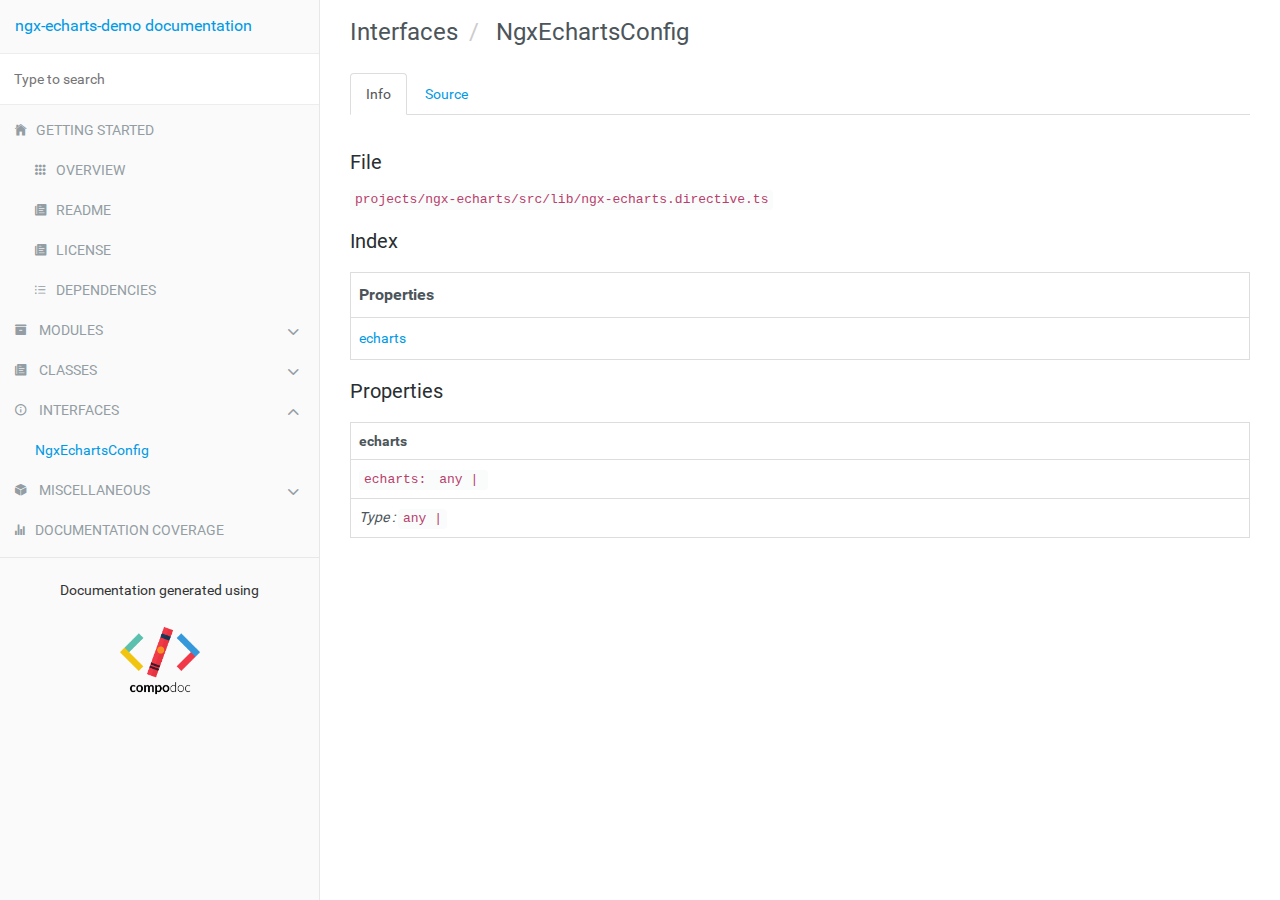
<file: api-doc/interfaces/NgxEchartsConfig.html>
<!doctype html>
<html class="no-js" lang="">
    <head>
        <meta charset="utf-8">
        <meta http-equiv="x-ua-compatible" content="ie=edge">
        <title>ngx-echarts-demo documentation</title>
        <meta name="description" content="">
        <meta name="viewport" content="width=device-width, initial-scale=1">

        <link rel="icon" type="image/x-icon" href="../images/favicon.ico">
	   <link rel="stylesheet" href="../styles/style.css">
        <link rel="stylesheet" href="../styles/dark.css" media="(prefers-color-scheme: dark)">
        <link rel="stylesheet" href="../styles/stripe.css">
    </head>
    <body>

        <div class="navbar navbar-default navbar-fixed-top visible-xs">
            <a href="../" class="navbar-brand">ngx-echarts-demo documentation</a>
            <button type="button" class="btn btn-default btn-menu ion-ios-menu" id="btn-menu"></button>
        </div>

        <div class="xs-menu menu" id="mobile-menu">
                <div id="book-search-input" role="search"><input type="text" placeholder="Type to search"></div>            <compodoc-menu></compodoc-menu>
        </div>

        <div class="container-fluid main">
           <div class="row main">
               <div class="hidden-xs menu">
                   <compodoc-menu mode="normal"></compodoc-menu>
               </div>
               <!-- START CONTENT -->
               <div class="content interface">
                   <div class="content-data">












<ol class="breadcrumb">
  <li>Interfaces</li>
  <li
  >
  NgxEchartsConfig</li>
</ol>

<ul class="nav nav-tabs" role="tablist">
        <li class="active">
            <a href="#info" role="tab" id="info-tab" data-toggle="tab" data-link="info">Info</a>
        </li>
        <li >
            <a href="#source" role="tab" id="source-tab" data-toggle="tab" data-link="source">Source</a>
        </li>
</ul>

<div class="tab-content">
    <div class="tab-pane fade active in" id="c-info">
        <p class="comment">
            <h3>File</h3>
        </p>
        <p class="comment">
            <code>projects/ngx-echarts/src/lib/ngx-echarts.directive.ts</code>
        </p>




        <section>
            <h3 id="index">Index</h3>
            <table class="table table-sm table-bordered index-table">
                <tbody>
                    <tr>
                        <td class="col-md-4">
                            <h6><b>Properties</b></h6>
                        </td>
                    </tr>
                    <tr>
                        <td class="col-md-4">
                            <ul class="index-list">
                                <li>
                                        <a href="#echarts" 
>
                                            echarts
                                        </a>
                                </li>
                            </ul>
                        </td>
                    </tr>
                </tbody>
            </table>
        </section>



            <section>
                <h3 id="inputs">Properties</h3>
                    <table class="table table-sm table-bordered">
                        <tbody>
                                <tr>
                                    <td class="col-md-4">
                                        <a name="echarts"></a>
                                        <span class="name "><b>echarts</b>
                                            <a href="#echarts">
                                                <span class="icon ion-ios-link"></span>
                                            </a>
                                        </span>
                                    </td>
                                </tr>
                                <tr>
                                    <td class="col-md-4">
                                        <code>echarts:     <code>any | </code>
</code>
                                    </td>
                                </tr>


                                    <tr>
                                        <td class="col-md-4">
                                            <i>Type : </i>    <code>any | </code>

                                        </td>
                                    </tr>





                        </tbody>
                    </table>
            </section>
    </div>


    <div class="tab-pane fade  tab-source-code" id="c-source">
        <pre class="line-numbers compodoc-sourcecode"><code class="language-typescript">import {
  AfterViewInit,
  Directive,
  ElementRef,
  EventEmitter,
  Inject,
  InjectionToken,
  Input,
  NgZone,
  OnChanges,
  OnDestroy,
  OnInit,
  Output,
  SimpleChanges,
} from &#x27;@angular/core&#x27;;
import { Observable, Subject, Subscription, asyncScheduler } from &#x27;rxjs&#x27;;
import { switchMap, throttleTime } from &#x27;rxjs/operators&#x27;;
import { ChangeFilter } from &#x27;./change-filter&#x27;;
import type { EChartsOption, ECharts } from &#x27;echarts&#x27;;

export interface NgxEchartsConfig {
  echarts: any | (() &#x3D;&gt; Promise&lt;any&gt;);
}

export type ThemeOption &#x3D; Record&lt;string, any&gt;;

export const NGX_ECHARTS_CONFIG &#x3D; new InjectionToken&lt;NgxEchartsConfig&gt;(&#x27;NGX_ECHARTS_CONFIG&#x27;);

@Directive({
  selector: &#x27;echarts, [echarts]&#x27;,
  exportAs: &#x27;echarts&#x27;,
})
export class NgxEchartsDirective implements OnChanges, OnDestroy, OnInit, AfterViewInit {
  @Input() options: EChartsOption;
  @Input() theme: string | ThemeOption;
  @Input() loading: boolean;
  @Input() initOpts: {
    devicePixelRatio?: number;
    renderer?: string;
    width?: number | string;
    height?: number | string;
    locale?: string;
  };
  @Input() merge: EChartsOption;
  @Input() autoResize &#x3D; true;
  @Input() loadingType &#x3D; &#x27;default&#x27;;
  @Input() loadingOpts: object;

  // ngx-echarts events
  @Output() chartInit &#x3D; new EventEmitter&lt;any&gt;();
  @Output() optionsError &#x3D; new EventEmitter&lt;Error&gt;();

  // echarts mouse events
  @Output() chartClick &#x3D; this.createLazyEvent(&#x27;click&#x27;);
  @Output() chartDblClick &#x3D; this.createLazyEvent(&#x27;dblclick&#x27;);
  @Output() chartMouseDown &#x3D; this.createLazyEvent(&#x27;mousedown&#x27;);
  @Output() chartMouseMove &#x3D; this.createLazyEvent(&#x27;mousemove&#x27;);
  @Output() chartMouseUp &#x3D; this.createLazyEvent(&#x27;mouseup&#x27;);
  @Output() chartMouseOver &#x3D; this.createLazyEvent(&#x27;mouseover&#x27;);
  @Output() chartMouseOut &#x3D; this.createLazyEvent(&#x27;mouseout&#x27;);
  @Output() chartGlobalOut &#x3D; this.createLazyEvent(&#x27;globalout&#x27;);
  @Output() chartContextMenu &#x3D; this.createLazyEvent(&#x27;contextmenu&#x27;);

  // echarts mouse events
  @Output() chartLegendSelectChanged &#x3D; this.createLazyEvent(&#x27;legendselectchanged&#x27;);
  @Output() chartLegendSelected &#x3D; this.createLazyEvent(&#x27;legendselected&#x27;);
  @Output() chartLegendUnselected &#x3D; this.createLazyEvent(&#x27;legendunselected&#x27;);
  @Output() chartLegendScroll &#x3D; this.createLazyEvent(&#x27;legendscroll&#x27;);
  @Output() chartDataZoom &#x3D; this.createLazyEvent(&#x27;datazoom&#x27;);
  @Output() chartDataRangeSelected &#x3D; this.createLazyEvent(&#x27;datarangeselected&#x27;);
  @Output() chartTimelineChanged &#x3D; this.createLazyEvent(&#x27;timelinechanged&#x27;);
  @Output() chartTimelinePlayChanged &#x3D; this.createLazyEvent(&#x27;timelineplaychanged&#x27;);
  @Output() chartRestore &#x3D; this.createLazyEvent(&#x27;restore&#x27;);
  @Output() chartDataViewChanged &#x3D; this.createLazyEvent(&#x27;dataviewchanged&#x27;);
  @Output() chartMagicTypeChanged &#x3D; this.createLazyEvent(&#x27;magictypechanged&#x27;);
  @Output() chartPieSelectChanged &#x3D; this.createLazyEvent(&#x27;pieselectchanged&#x27;);
  @Output() chartPieSelected &#x3D; this.createLazyEvent(&#x27;pieselected&#x27;);
  @Output() chartPieUnselected &#x3D; this.createLazyEvent(&#x27;pieunselected&#x27;);
  @Output() chartMapSelectChanged &#x3D; this.createLazyEvent(&#x27;mapselectchanged&#x27;);
  @Output() chartMapSelected &#x3D; this.createLazyEvent(&#x27;mapselected&#x27;);
  @Output() chartMapUnselected &#x3D; this.createLazyEvent(&#x27;mapunselected&#x27;);
  @Output() chartAxisAreaSelected &#x3D; this.createLazyEvent(&#x27;axisareaselected&#x27;);
  @Output() chartFocusNodeAdjacency &#x3D; this.createLazyEvent(&#x27;focusnodeadjacency&#x27;);
  @Output() chartUnfocusNodeAdjacency &#x3D; this.createLazyEvent(&#x27;unfocusnodeadjacency&#x27;);
  @Output() chartBrush &#x3D; this.createLazyEvent(&#x27;brush&#x27;);
  @Output() chartBrushEnd &#x3D; this.createLazyEvent(&#x27;brushend&#x27;);
  @Output() chartBrushSelected &#x3D; this.createLazyEvent(&#x27;brushselected&#x27;);
  @Output() chartRendered &#x3D; this.createLazyEvent(&#x27;rendered&#x27;);
  @Output() chartFinished &#x3D; this.createLazyEvent(&#x27;finished&#x27;);

  public animationFrameID &#x3D; null;
  private chart: ECharts;
  private echarts: any;
  private resizeOb: ResizeObserver;
  private resize$ &#x3D; new Subject&lt;void&gt;();
  private resizeSub: Subscription;
  private initChartTimer?: number;

  constructor(
    @Inject(NGX_ECHARTS_CONFIG) config: NgxEchartsConfig,
    private el: ElementRef,
    private ngZone: NgZone,
  ) {
    this.echarts &#x3D; config.echarts;
  }

  ngOnChanges(changes: SimpleChanges) {
    const filter &#x3D; ChangeFilter.of(changes);
    filter.notFirstAndEmpty&lt;any&gt;(&#x27;options&#x27;).subscribe((opt) &#x3D;&gt; this.onOptionsChange(opt));
    filter.notFirstAndEmpty&lt;any&gt;(&#x27;merge&#x27;).subscribe((opt) &#x3D;&gt; this.setOption(opt));
    filter.has&lt;boolean&gt;(&#x27;loading&#x27;).subscribe((v) &#x3D;&gt; this.toggleLoading(!!v));
    filter.notFirst&lt;string | ThemeOption&gt;(&#x27;theme&#x27;).subscribe(() &#x3D;&gt; this.refreshChart());
  }

  ngOnInit() {
    if (!window.ResizeObserver) {
      throw new Error(&#x27;please install a polyfill for ResizeObserver&#x27;);
    }
    this.resizeSub &#x3D; this.resize$.pipe(
      throttleTime(100, asyncScheduler, { leading: false, trailing: true })
    ).subscribe(() &#x3D;&gt; this.resize())

    if (this.autoResize) {
      this.resizeOb &#x3D; this.ngZone.runOutsideAngular(() &#x3D;&gt; new window.ResizeObserver(() &#x3D;&gt; {
        this.animationFrameID &#x3D; window.requestAnimationFrame(() &#x3D;&gt; this.resize$.next())
      }))
      this.resizeOb.observe(this.el.nativeElement);
    }
  }

  ngOnDestroy() {
    window.clearTimeout(this.initChartTimer);
    if (this.resizeSub) {
      this.resizeSub.unsubscribe()
    }
    if (this.animationFrameID) {
      window.cancelAnimationFrame(this.animationFrameID);
    }
    if (this.resizeOb) {
      this.resizeOb.unobserve(this.el.nativeElement);
    }
    this.dispose();
  }

  ngAfterViewInit() {
    this.initChartTimer &#x3D; window.setTimeout(() &#x3D;&gt; this.initChart());
  }

  private dispose() {
    if (this.chart) {
      if (!this.chart.isDisposed()) {
        this.chart.dispose();
      }
      this.chart &#x3D; null;
    }
  }

  /**
   * resize chart
   */
  resize() {
    if (this.chart) {
      this.chart.resize();
    }
  }

  private toggleLoading(loading: boolean) {
    if (this.chart) {
      loading
        ? this.chart.showLoading(this.loadingType, this.loadingOpts)
        : this.chart.hideLoading();
    }
  }

  private setOption(option: any, opts?: any) {
    if (this.chart) {
      try {
        this.chart.setOption(option, opts);
      } catch (e) {
        console.error(e);
        this.optionsError.emit(e);
      }
    }
  }

  /**
   * dispose old chart and create a new one.
   */
  async refreshChart() {
    this.dispose();
    await this.initChart();
  }

  private createChart() {
    const dom &#x3D; this.el.nativeElement;

    if (window &amp;&amp; window.getComputedStyle) {
      const prop &#x3D; window.getComputedStyle(dom, null).getPropertyValue(&#x27;height&#x27;);
      if ((!prop || prop &#x3D;&#x3D;&#x3D; &#x27;0px&#x27;) &amp;&amp; (!dom.style.height || dom.style.height &#x3D;&#x3D;&#x3D; &#x27;0px&#x27;)) {
        dom.style.height &#x3D; &#x27;400px&#x27;;
      }
    }

    // here a bit tricky: we check if the echarts module is provided as function returning native import(&#x27;...&#x27;) then use the promise
    // otherwise create the function that imitates behaviour above with a provided as is module
    return this.ngZone.runOutsideAngular(() &#x3D;&gt; {
      const load &#x3D;
        typeof this.echarts &#x3D;&#x3D;&#x3D; &#x27;function&#x27; ? this.echarts : () &#x3D;&gt; Promise.resolve(this.echarts);

      return load().then(({ init }) &#x3D;&gt; init(dom, this.theme, this.initOpts));
    });
  }

  private async initChart() {
    await this.onOptionsChange(this.options);

    if (this.merge &amp;&amp; this.chart) {
      this.setOption(this.merge);
    }
  }

  private async onOptionsChange(opt: any) {
    if (!opt) {
      return;
    }

    if (this.chart) {
      this.setOption(this.options, true);
    } else {
      this.chart &#x3D; await this.createChart();
      this.chartInit.emit(this.chart);
      this.setOption(this.options, true);
    }
  }

  // allows to lazily bind to only those events that are requested through the &#x60;@Output&#x60; by parent components
  // see https://stackoverflow.com/questions/51787972/optimal-reentering-the-ngzone-from-eventemitter-event for more info
  private createLazyEvent&lt;T&gt;(eventName: string): EventEmitter&lt;T&gt; {
    return this.chartInit.pipe(
      switchMap(
        (chart: any) &#x3D;&gt;
          new Observable((observer) &#x3D;&gt; {
            chart.on(eventName, (data: T) &#x3D;&gt; this.ngZone.run(() &#x3D;&gt; observer.next(data)));
            return () &#x3D;&gt; {
              if (this.chart) {
                if (!this.chart.isDisposed()) {
                  chart.off(eventName);
                }
              }
            };
          }),
      ),
    ) as EventEmitter&lt;T&gt;;
  }
}
</code></pre>
    </div>
</div>







                   </div><div class="search-results">
    <div class="has-results">
        <h1 class="search-results-title"><span class='search-results-count'></span> results matching "<span class='search-query'></span>"</h1>
        <ul class="search-results-list"></ul>
    </div>
    <div class="no-results">
        <h1 class="search-results-title">No results matching "<span class='search-query'></span>"</h1>
    </div>
</div>
</div>
               <!-- END CONTENT -->
           </div>
       </div>

       <script>
            var COMPODOC_CURRENT_PAGE_DEPTH = 1;
            var COMPODOC_CURRENT_PAGE_CONTEXT = 'interface';
            var COMPODOC_CURRENT_PAGE_URL = 'NgxEchartsConfig.html';
            var MAX_SEARCH_RESULTS = 15;
       </script>

       <script src="../js/libs/custom-elements.min.js"></script>
       <script src="../js/libs/lit-html.js"></script>

       <script src="../js/menu-wc.js" defer></script>
       <script nomodule src="../js/menu-wc_es5.js" defer></script>

       <script src="../js/libs/bootstrap-native.js"></script>

       <script src="../js/libs/es6-shim.min.js"></script>
       <script src="../js/libs/EventDispatcher.js"></script>
       <script src="../js/libs/promise.min.js"></script>
       <script src="../js/libs/zepto.min.js"></script>

       <script src="../js/compodoc.js"></script>

       <script src="../js/tabs.js"></script>
       <script src="../js/menu.js"></script>
       <script src="../js/libs/clipboard.min.js"></script>
       <script src="../js/libs/prism.js"></script>
       <script src="../js/sourceCode.js"></script>
          <script src="../js/search/search.js"></script>
          <script src="../js/search/lunr.min.js"></script>
          <script src="../js/search/search-lunr.js"></script>
          <script src="../js/search/search_index.js"></script>
       <script src="../js/lazy-load-graphs.js"></script>


    </body>
</html>
</file>
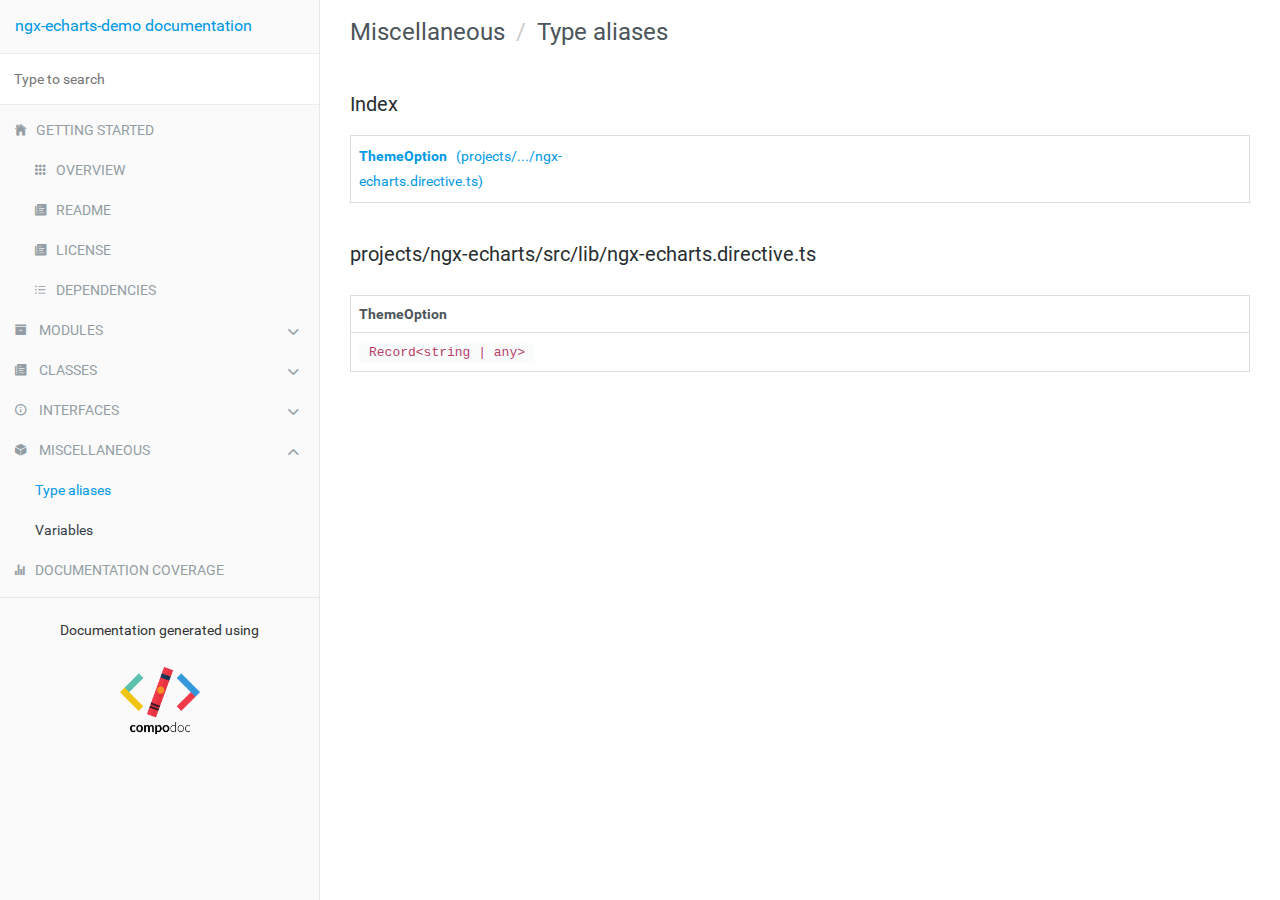
<file: api-doc/miscellaneous/typealiases.html>
<!doctype html>
<html class="no-js" lang="">
    <head>
        <meta charset="utf-8">
        <meta http-equiv="x-ua-compatible" content="ie=edge">
        <title>ngx-echarts-demo documentation</title>
        <meta name="description" content="">
        <meta name="viewport" content="width=device-width, initial-scale=1">

        <link rel="icon" type="image/x-icon" href="../images/favicon.ico">
	   <link rel="stylesheet" href="../styles/style.css">
        <link rel="stylesheet" href="../styles/dark.css" media="(prefers-color-scheme: dark)">
        <link rel="stylesheet" href="../styles/stripe.css">
    </head>
    <body>

        <div class="navbar navbar-default navbar-fixed-top visible-xs">
            <a href="../" class="navbar-brand">ngx-echarts-demo documentation</a>
            <button type="button" class="btn btn-default btn-menu ion-ios-menu" id="btn-menu"></button>
        </div>

        <div class="xs-menu menu" id="mobile-menu">
                <div id="book-search-input" role="search"><input type="text" placeholder="Type to search"></div>            <compodoc-menu></compodoc-menu>
        </div>

        <div class="container-fluid main">
           <div class="row main">
               <div class="hidden-xs menu">
                   <compodoc-menu mode="normal"></compodoc-menu>
               </div>
               <!-- START CONTENT -->
               <div class="content miscellaneous-typealiases">
                   <div class="content-data">
















<ol class="breadcrumb">
  <li>Miscellaneous</li>
  <li>Type aliases</li>
</ol>

<section>
    <h3 id="index">Index</h3>
    <table class="table table-sm table-bordered index-table">
        <tbody>
            <tr>
                <td class="col-md-4">
                    <ul class="index-list">
                        <li>
                            <a href="#ThemeOption" title="projects/ngx-echarts/src/lib/ngx-echarts.directive.ts" ><b>ThemeOption</b>&nbsp;&nbsp;&nbsp;(projects/.../ngx-echarts.directive.ts)</a>
                        </li>
                    </ul>
                </td>
            </tr>
        </tbody>
    </table>
</section>

    <h3>projects/ngx-echarts/src/lib/ngx-echarts.directive.ts</h3>
    <section>
    <table class="table table-sm table-bordered">
        <tbody>
            <tr>
                <td class="col-md-4">
                    <a name="ThemeOption"></a>
                    <span class="name "><b>ThemeOption</b><a href="#ThemeOption"><span class="icon ion-ios-link"></span></a></span>
                </td>
            </tr>
            <tr>
                <td class="col-md-4">
                    <code>    <code>Record&lt;string | any&gt;</code>
</code>
                </td>
            </tr>
        </tbody>
    </table>
</section>


                   </div><div class="search-results">
    <div class="has-results">
        <h1 class="search-results-title"><span class='search-results-count'></span> results matching "<span class='search-query'></span>"</h1>
        <ul class="search-results-list"></ul>
    </div>
    <div class="no-results">
        <h1 class="search-results-title">No results matching "<span class='search-query'></span>"</h1>
    </div>
</div>
</div>
               <!-- END CONTENT -->
           </div>
       </div>

       <script>
            var COMPODOC_CURRENT_PAGE_DEPTH = 1;
            var COMPODOC_CURRENT_PAGE_CONTEXT = 'miscellaneous-typealiases';
            var COMPODOC_CURRENT_PAGE_URL = 'typealiases.html';
            var MAX_SEARCH_RESULTS = 15;
       </script>

       <script src="../js/libs/custom-elements.min.js"></script>
       <script src="../js/libs/lit-html.js"></script>

       <script src="../js/menu-wc.js" defer></script>
       <script nomodule src="../js/menu-wc_es5.js" defer></script>

       <script src="../js/libs/bootstrap-native.js"></script>

       <script src="../js/libs/es6-shim.min.js"></script>
       <script src="../js/libs/EventDispatcher.js"></script>
       <script src="../js/libs/promise.min.js"></script>
       <script src="../js/libs/zepto.min.js"></script>

       <script src="../js/compodoc.js"></script>

       <script src="../js/tabs.js"></script>
       <script src="../js/menu.js"></script>
       <script src="../js/libs/clipboard.min.js"></script>
       <script src="../js/libs/prism.js"></script>
       <script src="../js/sourceCode.js"></script>
          <script src="../js/search/search.js"></script>
          <script src="../js/search/lunr.min.js"></script>
          <script src="../js/search/search-lunr.js"></script>
          <script src="../js/search/search_index.js"></script>
       <script src="../js/lazy-load-graphs.js"></script>


    </body>
</html>
</file>
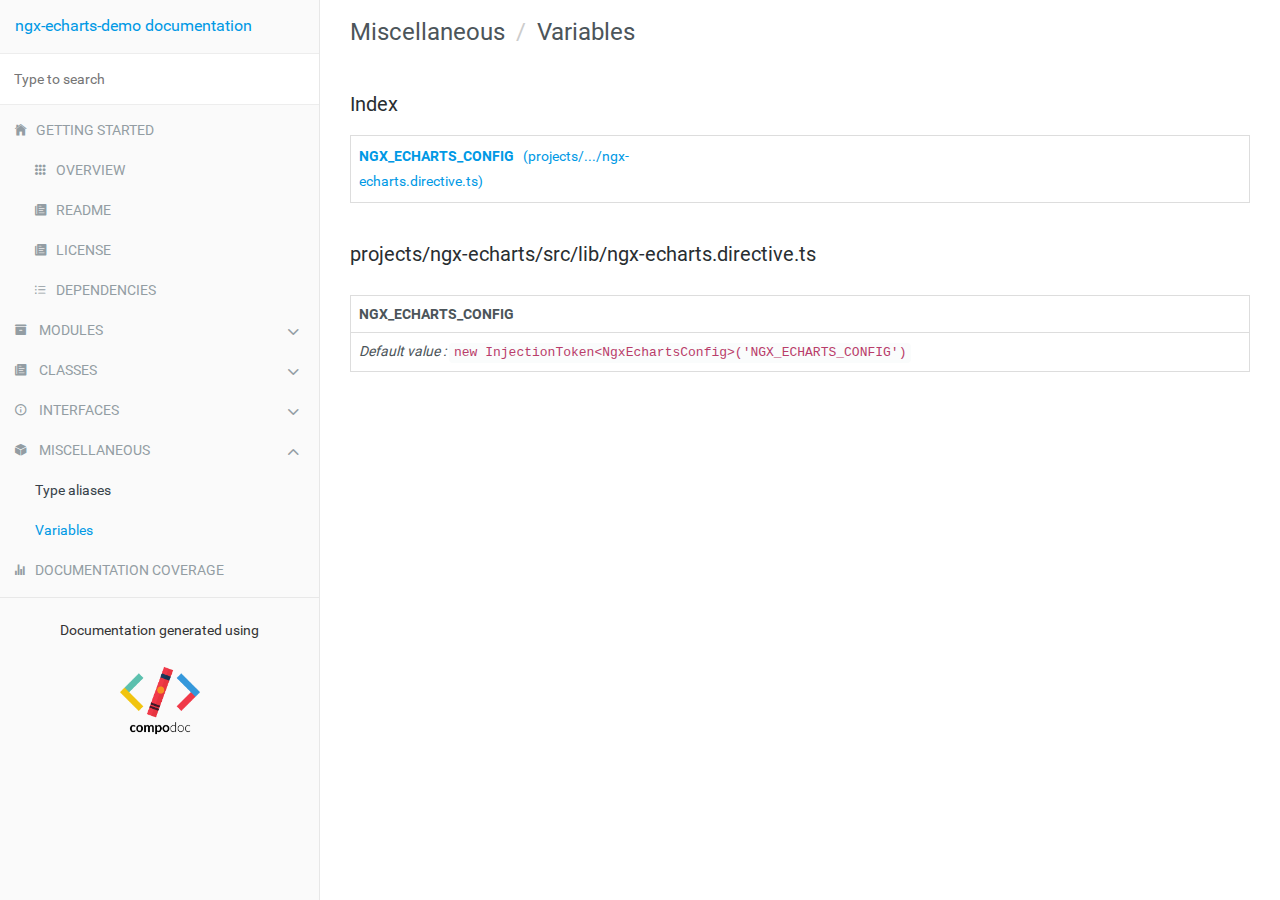
<file: api-doc/miscellaneous/variables.html>
<!doctype html>
<html class="no-js" lang="">
    <head>
        <meta charset="utf-8">
        <meta http-equiv="x-ua-compatible" content="ie=edge">
        <title>ngx-echarts-demo documentation</title>
        <meta name="description" content="">
        <meta name="viewport" content="width=device-width, initial-scale=1">

        <link rel="icon" type="image/x-icon" href="../images/favicon.ico">
	   <link rel="stylesheet" href="../styles/style.css">
        <link rel="stylesheet" href="../styles/dark.css" media="(prefers-color-scheme: dark)">
        <link rel="stylesheet" href="../styles/stripe.css">
    </head>
    <body>

        <div class="navbar navbar-default navbar-fixed-top visible-xs">
            <a href="../" class="navbar-brand">ngx-echarts-demo documentation</a>
            <button type="button" class="btn btn-default btn-menu ion-ios-menu" id="btn-menu"></button>
        </div>

        <div class="xs-menu menu" id="mobile-menu">
                <div id="book-search-input" role="search"><input type="text" placeholder="Type to search"></div>            <compodoc-menu></compodoc-menu>
        </div>

        <div class="container-fluid main">
           <div class="row main">
               <div class="hidden-xs menu">
                   <compodoc-menu mode="normal"></compodoc-menu>
               </div>
               <!-- START CONTENT -->
               <div class="content miscellaneous-variables">
                   <div class="content-data">
















<ol class="breadcrumb">
  <li>Miscellaneous</li>
  <li>Variables</li>
</ol>

<section>
    <h3 id="index">Index</h3>
    <table class="table table-sm table-bordered index-table">
        <tbody>
            <tr>
                <td class="col-md-4">
                    <ul class="index-list">
                        <li>
                            <a href="#NGX_ECHARTS_CONFIG" title="projects/ngx-echarts/src/lib/ngx-echarts.directive.ts" ><b>NGX_ECHARTS_CONFIG</b>&nbsp;&nbsp;&nbsp;(projects/.../ngx-echarts.directive.ts)</a>
                        </li>
                    </ul>
                </td>
            </tr>
        </tbody>
    </table>
</section>

    <h3>projects/ngx-echarts/src/lib/ngx-echarts.directive.ts</h3>
    <section>
    <h3></h3>    <table class="table table-sm table-bordered">
        <tbody>
            <tr>
                <td class="col-md-4">
                    <a name="NGX_ECHARTS_CONFIG"></a>
                    <span class="name">
                        <span ><b>NGX_ECHARTS_CONFIG</b></span>
                        <a href="#NGX_ECHARTS_CONFIG"><span class="icon ion-ios-link"></span></a>
                    </span>
                </td>
            </tr>
                <tr>
                    <td class="col-md-4">
                        <i>Default value : </i><code>new InjectionToken&lt;NgxEchartsConfig&gt;(&#x27;NGX_ECHARTS_CONFIG&#x27;)</code>
                    </td>
                </tr>


        </tbody>
    </table>
</section>



                   </div><div class="search-results">
    <div class="has-results">
        <h1 class="search-results-title"><span class='search-results-count'></span> results matching "<span class='search-query'></span>"</h1>
        <ul class="search-results-list"></ul>
    </div>
    <div class="no-results">
        <h1 class="search-results-title">No results matching "<span class='search-query'></span>"</h1>
    </div>
</div>
</div>
               <!-- END CONTENT -->
           </div>
       </div>

       <script>
            var COMPODOC_CURRENT_PAGE_DEPTH = 1;
            var COMPODOC_CURRENT_PAGE_CONTEXT = 'miscellaneous-variables';
            var COMPODOC_CURRENT_PAGE_URL = 'variables.html';
            var MAX_SEARCH_RESULTS = 15;
       </script>

       <script src="../js/libs/custom-elements.min.js"></script>
       <script src="../js/libs/lit-html.js"></script>

       <script src="../js/menu-wc.js" defer></script>
       <script nomodule src="../js/menu-wc_es5.js" defer></script>

       <script src="../js/libs/bootstrap-native.js"></script>

       <script src="../js/libs/es6-shim.min.js"></script>
       <script src="../js/libs/EventDispatcher.js"></script>
       <script src="../js/libs/promise.min.js"></script>
       <script src="../js/libs/zepto.min.js"></script>

       <script src="../js/compodoc.js"></script>

       <script src="../js/tabs.js"></script>
       <script src="../js/menu.js"></script>
       <script src="../js/libs/clipboard.min.js"></script>
       <script src="../js/libs/prism.js"></script>
       <script src="../js/sourceCode.js"></script>
          <script src="../js/search/search.js"></script>
          <script src="../js/search/lunr.min.js"></script>
          <script src="../js/search/search-lunr.js"></script>
          <script src="../js/search/search_index.js"></script>
       <script src="../js/lazy-load-graphs.js"></script>


    </body>
</html>
</file>
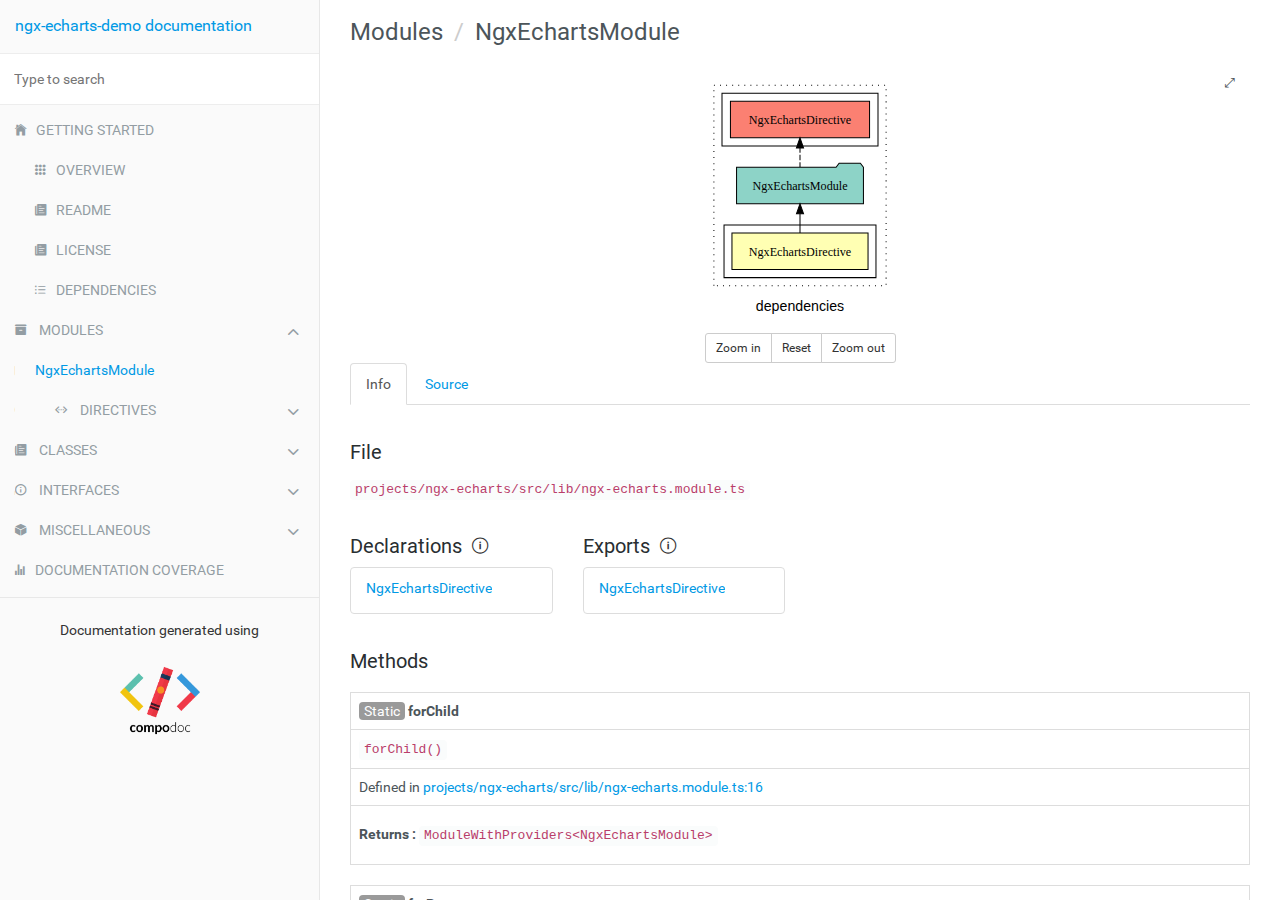
<file: api-doc/modules/NgxEchartsModule.html>
<!doctype html>
<html class="no-js" lang="">
    <head>
        <meta charset="utf-8">
        <meta http-equiv="x-ua-compatible" content="ie=edge">
        <title>ngx-echarts-demo documentation</title>
        <meta name="description" content="">
        <meta name="viewport" content="width=device-width, initial-scale=1">

        <link rel="icon" type="image/x-icon" href="../images/favicon.ico">
	   <link rel="stylesheet" href="../styles/style.css">
        <link rel="stylesheet" href="../styles/dark.css" media="(prefers-color-scheme: dark)">
        <link rel="stylesheet" href="../styles/stripe.css">
    </head>
    <body>

        <div class="navbar navbar-default navbar-fixed-top visible-xs">
            <a href="../" class="navbar-brand">ngx-echarts-demo documentation</a>
            <button type="button" class="btn btn-default btn-menu ion-ios-menu" id="btn-menu"></button>
        </div>

        <div class="xs-menu menu" id="mobile-menu">
                <div id="book-search-input" role="search"><input type="text" placeholder="Type to search"></div>            <compodoc-menu></compodoc-menu>
        </div>

        <div class="container-fluid main">
           <div class="row main">
               <div class="hidden-xs menu">
                   <compodoc-menu mode="normal"></compodoc-menu>
               </div>
               <!-- START CONTENT -->
               <div class="content module">
                   <div class="content-data">



<ol class="breadcrumb">
    <li>Modules</li>
    <li >NgxEchartsModule</li>
</ol>

<div class="text-center module-graph-container">
    <div id="module-graph-svg">
        <?xml version="1.0" encoding="UTF-8" standalone="no"?>
<!DOCTYPE svg PUBLIC "-//W3C//DTD SVG 1.1//EN"
 "http://www.w3.org/Graphics/SVG/1.1/DTD/svg11.dtd">
<!-- Generated by graphviz version 2.47.3 (20210619.1520)
 -->
<!-- Title: dependencies Pages: 1 -->
<svg width="194pt" height="247pt"
 viewBox="0.00 0.00 194.00 246.80" xmlns="http://www.w3.org/2000/svg" xmlns:xlink="http://www.w3.org/1999/xlink">
<g id="graph0" class="graph" transform="scale(1 1) rotate(0) translate(4 242.8)">
<title>dependencies</title>
<polygon fill="white" stroke="transparent" points="-4,4 -4,-242.8 190,-242.8 190,4 -4,4"/>
<text text-anchor="middle" x="93" y="-8.2" font-family="sans-serif" font-size="14.00">dependencies</text>
<g id="clust1" class="cluster">
<title>cluster_NgxEchartsModule</title>
<polygon fill="none" stroke="black" stroke-dasharray="1,5" points="8,-32.8 8,-230.8 178,-230.8 178,-32.8 8,-32.8"/>
</g>
<g id="clust5" class="cluster">
<title>cluster_NgxEchartsModule_exports</title>
<polygon fill="none" stroke="black" points="16,-170.8 16,-222.8 170,-222.8 170,-170.8 16,-170.8"/>
</g>
<g id="clust2" class="cluster">
<title>cluster_NgxEchartsModule_declarations</title>
<polygon fill="none" stroke="black" points="18,-40.8 18,-92.8 168,-92.8 168,-40.8 18,-40.8"/>
</g>
<!-- NgxEchartsDirective -->
<g id="node1" class="node">
<title>NgxEchartsDirective</title>
<polygon fill="#ffffb3" stroke="black" points="160.17,-84.8 25.83,-84.8 25.83,-48.8 160.17,-48.8 160.17,-84.8"/>
<text text-anchor="middle" x="93" y="-62.6" font-family="Times,serif" font-size="14.00">NgxEchartsDirective</text>
</g>
<!-- NgxEchartsModule -->
<g id="node2" class="node">
<title>NgxEchartsModule</title>
<polygon fill="#8dd3c7" stroke="black" points="155.63,-149.8 152.63,-153.8 131.63,-153.8 128.63,-149.8 30.37,-149.8 30.37,-113.8 155.63,-113.8 155.63,-149.8"/>
<text text-anchor="middle" x="93" y="-127.6" font-family="Times,serif" font-size="14.00">NgxEchartsModule</text>
</g>
<!-- NgxEchartsDirective&#45;&gt;NgxEchartsModule -->
<g id="edge1" class="edge">
<title>NgxEchartsDirective&#45;&gt;NgxEchartsModule</title>
<path fill="none" stroke="black" d="M93,-84.91C93,-84.91 93,-103.79 93,-103.79"/>
<polygon fill="black" stroke="black" points="89.5,-103.79 93,-113.79 96.5,-103.79 89.5,-103.79"/>
</g>
<!-- NgxEchartsDirective  -->
<g id="node3" class="node">
<title>NgxEchartsDirective </title>
<polygon fill="#fb8072" stroke="black" points="161.67,-214.8 24.33,-214.8 24.33,-178.8 161.67,-178.8 161.67,-214.8"/>
<text text-anchor="middle" x="93" y="-192.6" font-family="Times,serif" font-size="14.00">NgxEchartsDirective </text>
</g>
<!-- NgxEchartsModule&#45;&gt;NgxEchartsDirective  -->
<g id="edge2" class="edge">
<title>NgxEchartsModule&#45;&gt;NgxEchartsDirective </title>
<path fill="none" stroke="black" stroke-dasharray="5,2" d="M93,-149.91C93,-149.91 93,-168.79 93,-168.79"/>
<polygon fill="black" stroke="black" points="89.5,-168.79 93,-178.79 96.5,-168.79 89.5,-168.79"/>
</g>
</g>
</svg>

    </div>
    <i id="fullscreen" class="icon ion-ios-resize module-graph-fullscreen-btn" aria-hidden="true"></i>
    <div class="btn-group size-buttons">
        <button id="zoom-in" class="btn btn-default btn-sm">Zoom in</button>
        <button id="reset" class="btn btn-default btn-sm">Reset</button>
        <button id="zoom-out" class="btn btn-default btn-sm">Zoom out</button>
    </div>
</div>
<script src="../js/libs/svg-pan-zoom.min.js"></script>
<script src="../js/svg-pan-zoom.controls.js"></script>

<ul class="nav nav-tabs" role="tablist">
    <li  class="active" >
        <a href="#info" role="tab" id="info-tab" data-toggle="tab" data-link="info">Info</a>
    </li>
    <li >
        <a href="#source" role="tab" id="source-tab" data-toggle="tab" data-link="source">Source</a>
    </li>
</ul>

<div class="tab-content">
    <div class="tab-pane fade active in" id="c-info">

        <p class="comment">
            <h3>File</h3>
        </p>
        <p class="comment">
            <code>projects/ngx-echarts/src/lib/ngx-echarts.module.ts</code>
        </p>





        <div class="container-fluid module">
            <div class="row">
                <div class="col-sm-3">
                    <h3>Declarations<a href="https://angular.io/api/core/NgModule#declarations" target="_blank"
                            title="Official documentation about module declarations"><span class="icon ion-ios-information-circle-outline"></span></a></h3>
                    <ul class="list-group">
                        <li class="list-group-item">
                            <a href="../directives/NgxEchartsDirective.html">NgxEchartsDirective</a>
                        </li>
                    </ul>
                </div>
                <div class="col-sm-3">
                    <h3>Exports<a href="https://angular.io/api/core/NgModule#exports" target="_blank" title="Official documentation about module exports"><span
                                class="icon ion-ios-information-circle-outline"></a></h3>
                    <ul class="list-group">
                        <li class="list-group-item">
                            <a href="../directives/NgxEchartsDirective.html">NgxEchartsDirective</a>
                        </li>
                    </ul>
                </div>
            </div>
        </div>

        <section>
    
    <h3 id="methods">
        Methods
    </h3>
    <table class="table table-sm table-bordered">
        <tbody>
            <tr>
                <td class="col-md-4">
                    <a name="forChild"></a>
                    <span class="name">
                        <span class="modifier">Static</span>
                        <span ><b>forChild</b></span>
                        <a href="#forChild"><span class="icon ion-ios-link"></span></a>
                    </span>
                </td>
            </tr>
            <tr>
                <td class="col-md-4">
                    <span class="modifier-icon icon ion-ios-reset"></span>
                    <code>forChild()</code>
                </td>
            </tr>


            <tr>
                <td class="col-md-4">
                    <div class="io-line">Defined in <a href="" data-line="16"
                            class="link-to-prism">projects/ngx-echarts/src/lib/ngx-echarts.module.ts:16</a></div>
                </td>
            </tr>


            <tr>
                <td class="col-md-4">

                    <div class="io-description">
                        <b>Returns : </b>    <code>ModuleWithProviders&lt;NgxEchartsModule&gt;</code>

                    </div>
                </td>
            </tr>
        </tbody>
    </table>
    <table class="table table-sm table-bordered">
        <tbody>
            <tr>
                <td class="col-md-4">
                    <a name="forRoot"></a>
                    <span class="name">
                        <span class="modifier">Static</span>
                        <span ><b>forRoot</b></span>
                        <a href="#forRoot"><span class="icon ion-ios-link"></span></a>
                    </span>
                </td>
            </tr>
            <tr>
                <td class="col-md-4">
                    <span class="modifier-icon icon ion-ios-reset"></span>
                    <code>forRoot(config: <a href="../interfaces/NgxEchartsConfig.html" target="_self">NgxEchartsConfig</a>)</code>
                </td>
            </tr>


            <tr>
                <td class="col-md-4">
                    <div class="io-line">Defined in <a href="" data-line="10"
                            class="link-to-prism">projects/ngx-echarts/src/lib/ngx-echarts.module.ts:10</a></div>
                </td>
            </tr>


            <tr>
                <td class="col-md-4">

                    <div class="io-description">
                        <b>Parameters :</b>
                        
                        <table class="params">
                            <thead>
                                <tr>
                                    <td>Name</td>
                                    <td>Type</td>
                                    <td>Optional</td>
                                </tr>
                            </thead>
                            <tbody>
                                <tr>
                                    <td>config</td>
                                    <td>
                                                <code><a href="../interfaces/NgxEchartsConfig.html" target="_self" >NgxEchartsConfig</a></code>
                                    </td>

                                    <td>
                                        No
                                    </td>


                                </tr>
                            </tbody>
                        </table>
                    </div>
                    <div>
                    </div>
                    <div class="io-description">
                        <b>Returns : </b>    <code>ModuleWithProviders&lt;NgxEchartsModule&gt;</code>

                    </div>
                    <div class="io-description">
                        
                    </div>
                </td>
            </tr>
        </tbody>
    </table>
</section>
    </div>


    <div class="tab-pane fade  tab-source-code" id="c-source">
        <pre class="line-numbers compodoc-sourcecode"><code class="language-typescript">import { NgModule, ModuleWithProviders } from &#x27;@angular/core&#x27;;
import { NgxEchartsDirective, NgxEchartsConfig, NGX_ECHARTS_CONFIG, ThemeOption } from &#x27;./ngx-echarts.directive&#x27;;

@NgModule({
  imports: [],
  declarations: [NgxEchartsDirective],
  exports: [NgxEchartsDirective],
})
export class NgxEchartsModule {
  static forRoot(config: NgxEchartsConfig): ModuleWithProviders&lt;NgxEchartsModule&gt; {
    return {
      ngModule: NgxEchartsModule,
      providers: [{ provide: NGX_ECHARTS_CONFIG, useValue: config }],
    };
  }
  static forChild(): ModuleWithProviders&lt;NgxEchartsModule&gt; {
    return {
      ngModule: NgxEchartsModule,
    };
  }
}

export { NgxEchartsDirective, NGX_ECHARTS_CONFIG, ThemeOption };
</code></pre>
    </div>
</div>















                   </div><div class="search-results">
    <div class="has-results">
        <h1 class="search-results-title"><span class='search-results-count'></span> results matching "<span class='search-query'></span>"</h1>
        <ul class="search-results-list"></ul>
    </div>
    <div class="no-results">
        <h1 class="search-results-title">No results matching "<span class='search-query'></span>"</h1>
    </div>
</div>
</div>
               <!-- END CONTENT -->
           </div>
       </div>

       <script>
            var COMPODOC_CURRENT_PAGE_DEPTH = 1;
            var COMPODOC_CURRENT_PAGE_CONTEXT = 'module';
            var COMPODOC_CURRENT_PAGE_URL = 'NgxEchartsModule.html';
            var MAX_SEARCH_RESULTS = 15;
       </script>

       <script src="../js/libs/custom-elements.min.js"></script>
       <script src="../js/libs/lit-html.js"></script>

       <script src="../js/menu-wc.js" defer></script>
       <script nomodule src="../js/menu-wc_es5.js" defer></script>

       <script src="../js/libs/bootstrap-native.js"></script>

       <script src="../js/libs/es6-shim.min.js"></script>
       <script src="../js/libs/EventDispatcher.js"></script>
       <script src="../js/libs/promise.min.js"></script>
       <script src="../js/libs/zepto.min.js"></script>

       <script src="../js/compodoc.js"></script>

       <script src="../js/tabs.js"></script>
       <script src="../js/menu.js"></script>
       <script src="../js/libs/clipboard.min.js"></script>
       <script src="../js/libs/prism.js"></script>
       <script src="../js/sourceCode.js"></script>
          <script src="../js/search/search.js"></script>
          <script src="../js/search/lunr.min.js"></script>
          <script src="../js/search/search-lunr.js"></script>
          <script src="../js/search/search_index.js"></script>
       <script src="../js/lazy-load-graphs.js"></script>


    </body>
</html>
</file>
<file: api-doc/styles/dark.css>
body {
    background: #212121;
    color: #fafafa;
}

code {
    color: #e09393;
}

a,
.menu ul.list li a.active {
    color: #7fc9ff;
}

.menu {
    background: #212121;
    border-right: 1px solid #444;
}

.menu ul.list li a {
    color: #fafafa;
}

.menu ul.list li.divider {
    background: #444;
}

.xs-menu ul.list li:nth-child(2) {
    margin: 0;
    background: none;
}

.menu ul.list li:nth-child(2) {
    margin: 0;
    background: none;
}

#book-search-input {
    background: #212121;
    border-top: 1px solid #444;
    border-bottom: 1px solid #444;
    color: #fafafa;
}

.table-bordered {
    border: 1px solid #444;
}

.table-bordered > tbody > tr > td,
.table-bordered > tbody > tr > th,
.table-bordered > tfoot > tr > td,
.table-bordered > tfoot > tr > th,
.table-bordered > thead > tr > td,
.table-bordered > thead > tr > th {
    border: 1px solid #444;
}

.coverage a,
.coverage-count {
    color: #fafafa;
}

.coverage-header {
    color: black;
}

.routes svg text,
.routes svg a {
    fill: white;
}
.routes svg rect {
    fill: #212121 !important;
}

.navbar-default,
.btn-default {
    background-color: black;
    border-color: #444;
    color: #fafafa;
}

.navbar-default .navbar-brand {
    color: #fafafa;
}

.overview .card,
.modules .card {
    background: #171717;
    color: #fafafa;
    border: 1px solid #444;
}
.overview .card a {
    color: #fafafa;
}

.modules .card-header {
    background: none;
    border-bottom: 1px solid #444;
}

.module .list-group-item {
    background: none;
    border: 1px solid #444;
}

.container-fluid.module h3 a {
    color: #337ab7;
}

table.params thead {
    background: #484848;
    color: #fafafa;
}
</file>
<file: api-doc/styles/stripe.css>
.navbar-default .navbar-brand {
    color: #0099e5;
}

.menu ul.list li a[data-type='chapter-link'],
.menu ul.list li.chapter .simple {
    color: #939da3;
    text-transform: uppercase;
}

.content h1,
.content h2,
.content h3,
.content h4,
.content h5 {
    color: #292e31;
    font-weight: normal;
}

.content {
    color: #4c555a;
}

.menu ul.list li.title {
    padding: 5px 0;
}

a {
    color: #0099e5;
    text-decoration: none;
}
a:hover {
    color: #292e31;
    text-decoration: none;
}

.menu ul.list li:nth-child(2) {
    margin-top: 0;
}

.menu ul.list li.title a,
.navbar a {
    color: #0099e5;
    text-decoration: none;
    font-size: 16px;
}

.menu ul.list li a.active {
    color: #0099e5;
}

code {
    box-sizing: border-box;
    display: inline-block;
    padding: 0 5px;
    background: #fafcfc;
    border-radius: 4px;
    color: #b93d6a;
    font-size: 13px;
    line-height: 20px;
}

pre {
    margin: 0;
    padding: 12px 12px;
    background: #272b2d;
    border-radius: 5px;
    font-size: 13px;
    line-height: 1.5em;
    font-weight: 500;
}

@media (prefers-color-scheme: dark) {
    body {
        color: #fafafa;
    }
    .content h1,
    .content h2,
    .content h3,
    .content h4,
    .content h5 {
        color: #fafafa;
    }

    code {
        background: none;
    }

    .content {
        color: #fafafa;
    }

    .menu ul.list li a[data-type='chapter-link'],
    .menu ul.list li.chapter .simple {
        color: #fafafa;
    }

    .menu ul.list li.title a {
        color: #fafafa;
    }

    .menu ul.list li a {
        color: #fafafa;
    }
    .menu ul.list li a.active {
        color: #7fc9ff;
    }
}
</file>
<file: api-doc/styles/style.css>
@import "./reset.css";
@import "./bootstrap.min.css";
@import "./bootstrap-card.css";
@import "./prism.css";
@import "./ionicons.min.css";
@import "./compodoc.css";
@import "./tablesort.css";
</file>
